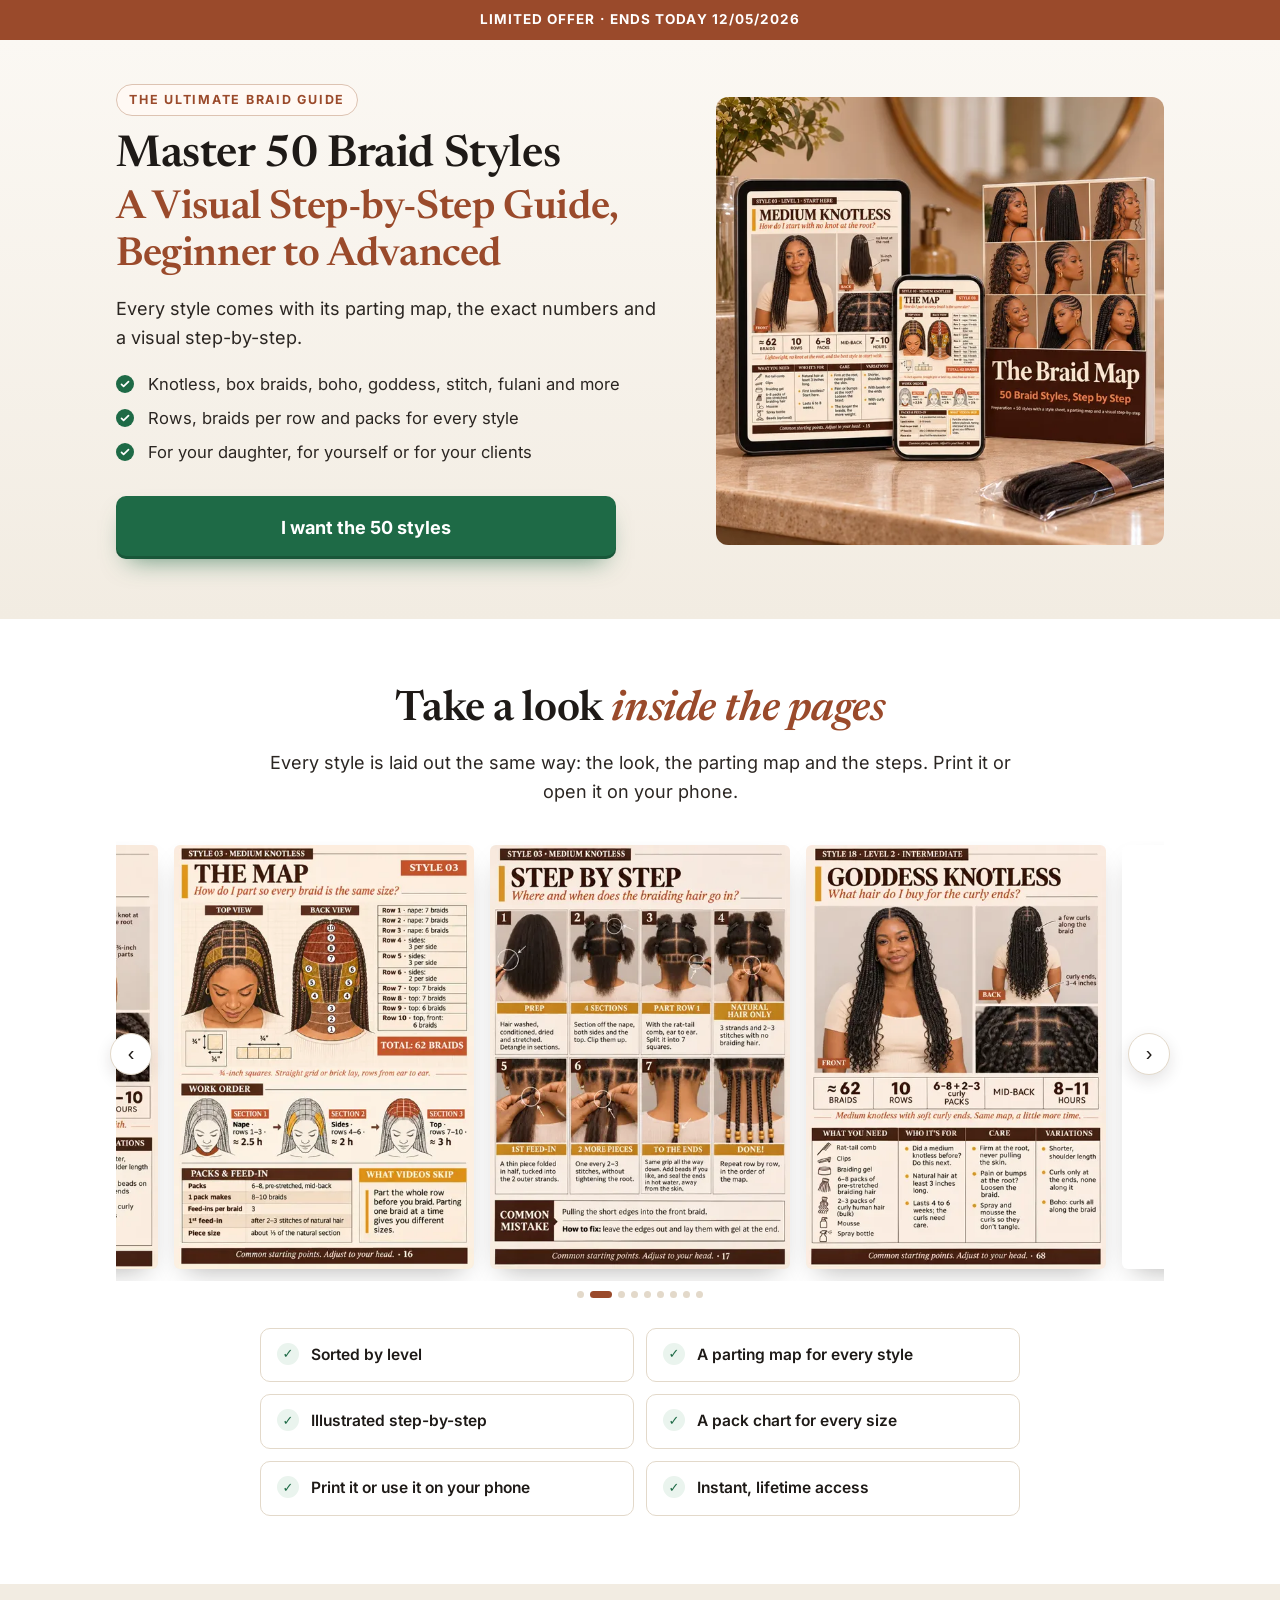
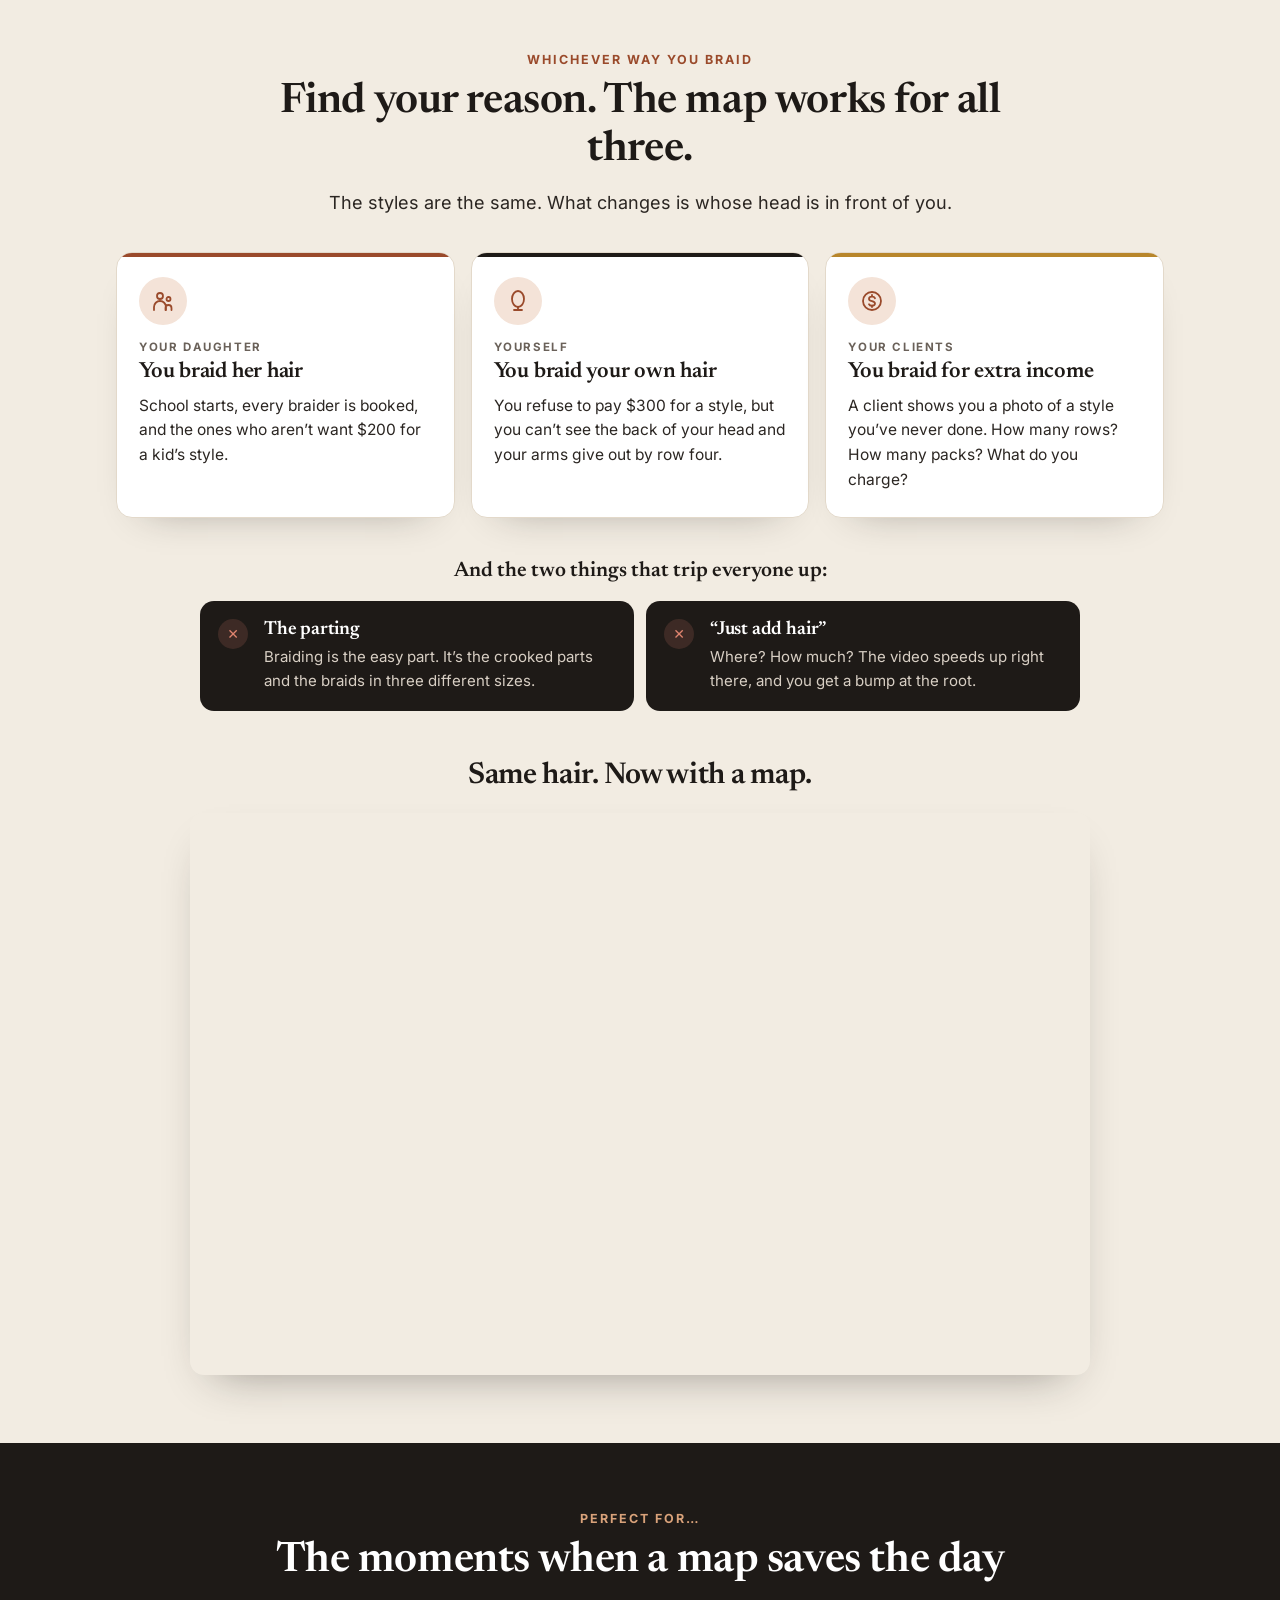
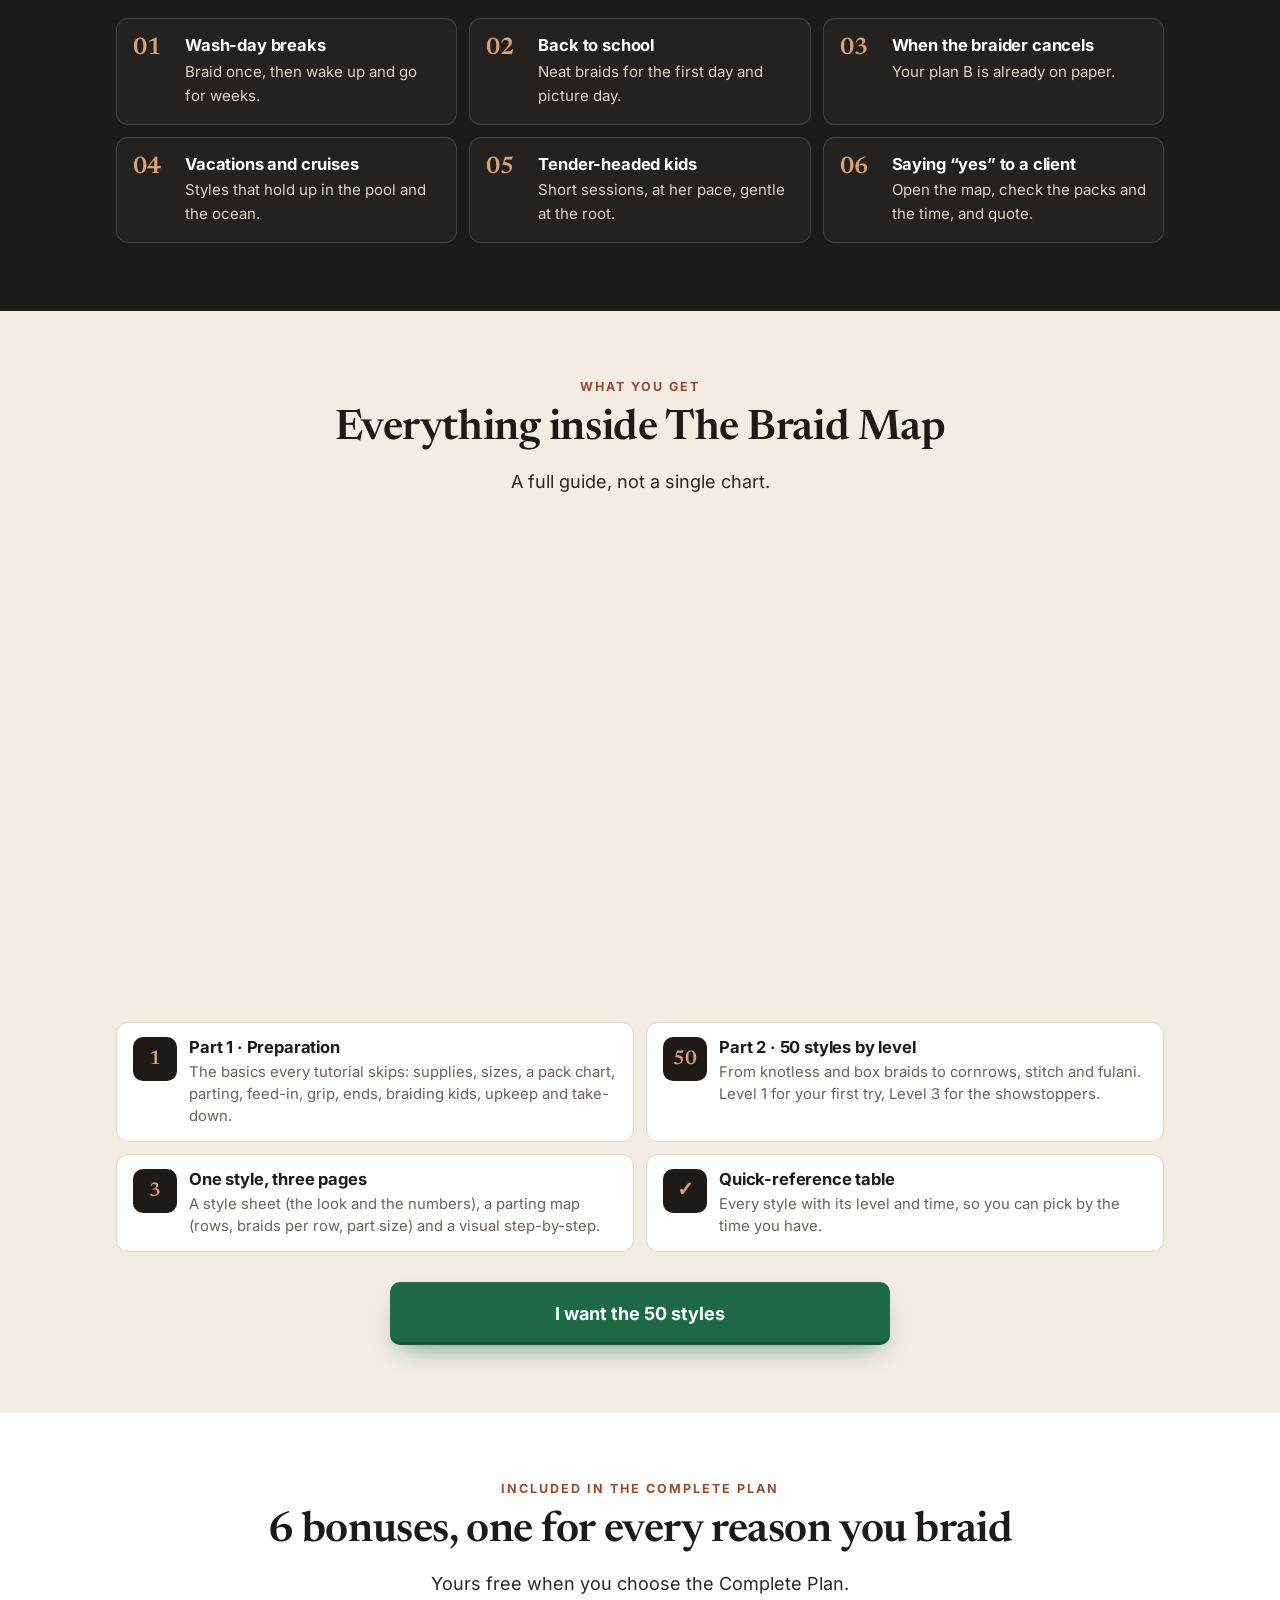
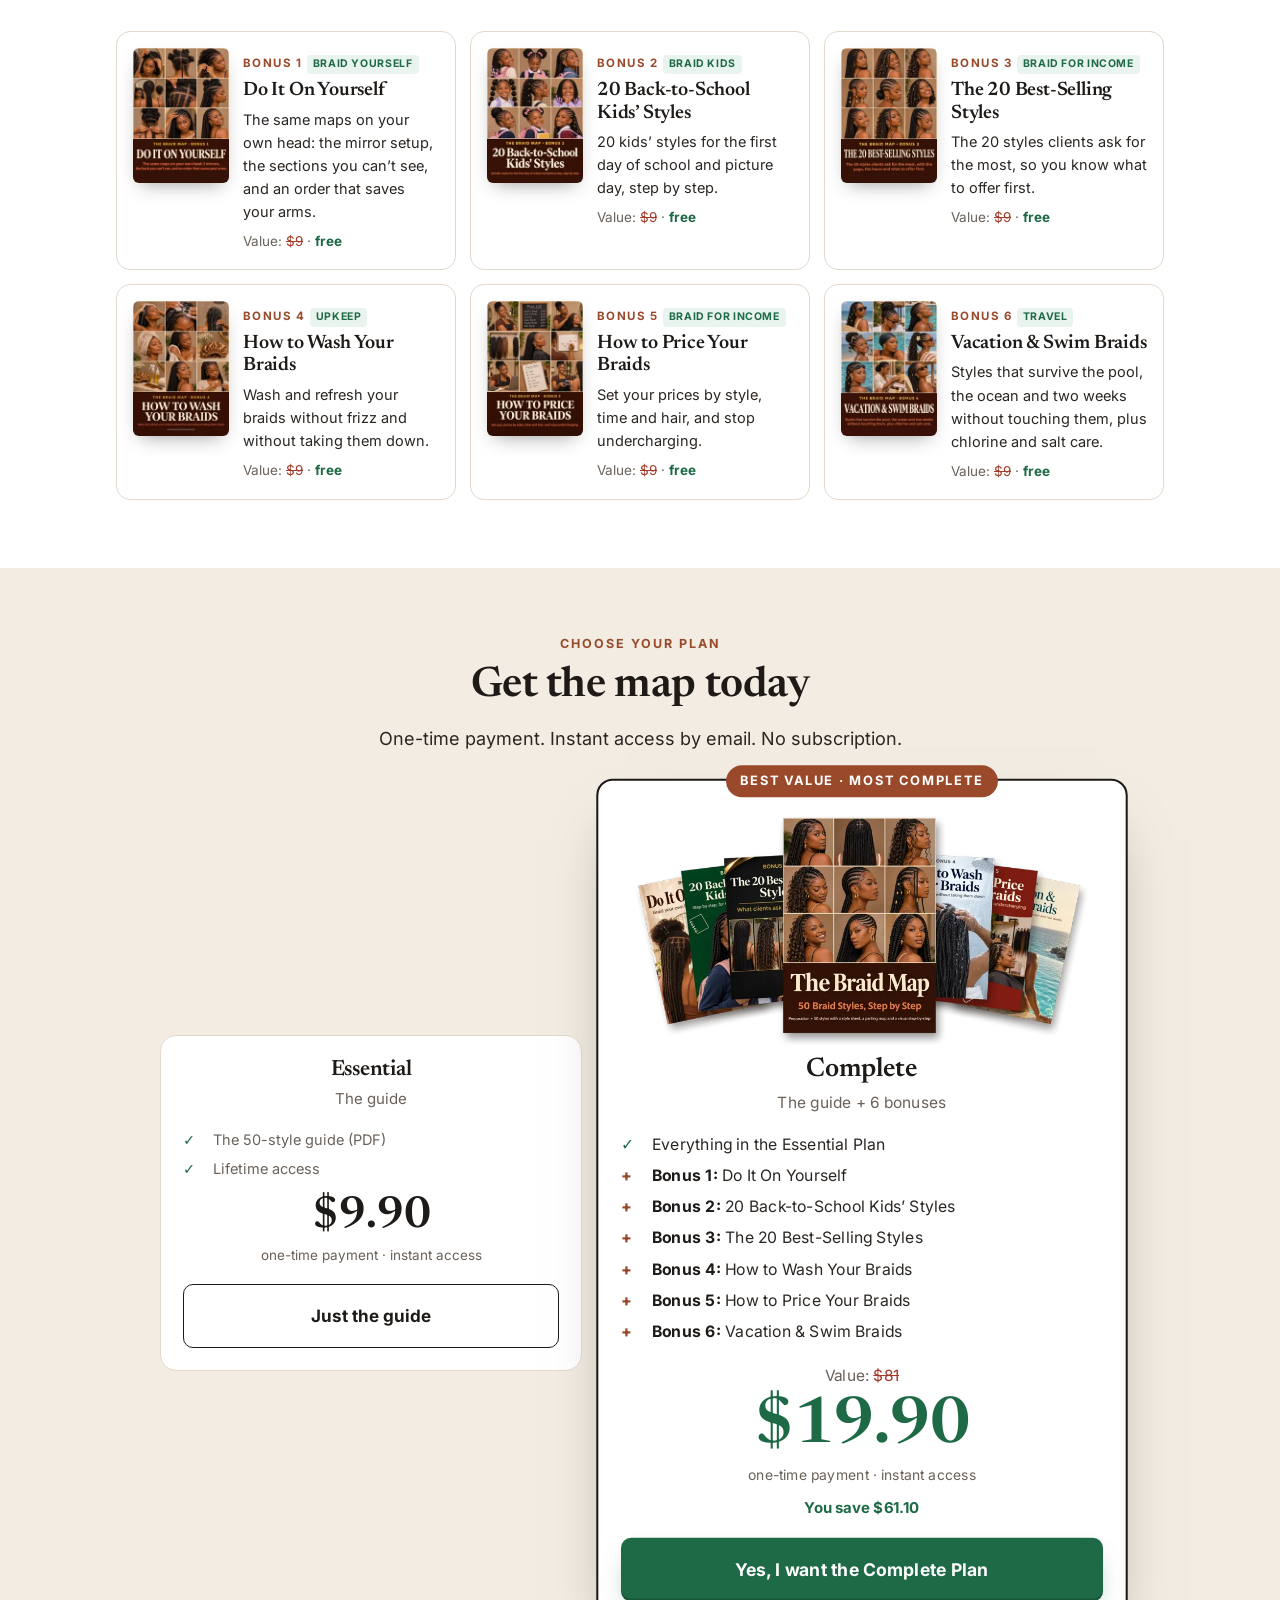
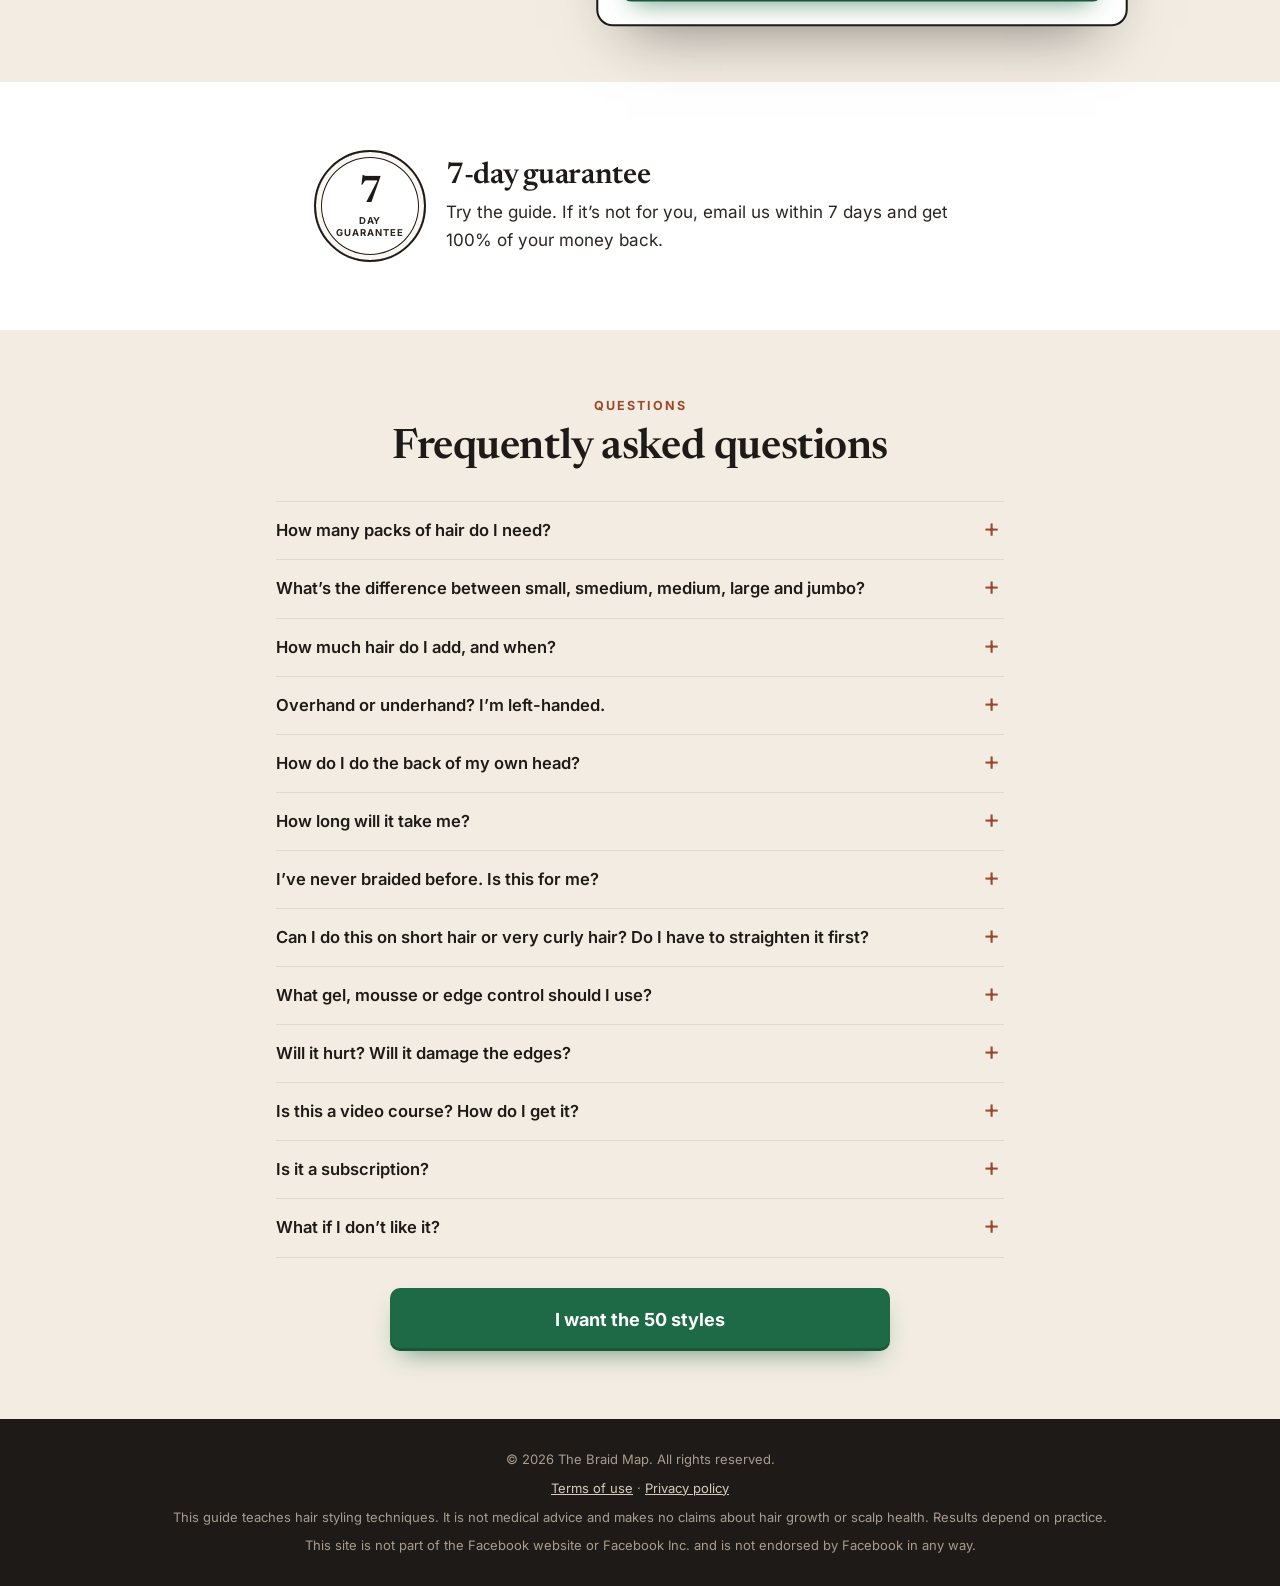
<file: index.html>
<!doctype html>
<html lang="en">
<head>
<meta charset="utf-8">
<meta name="viewport" content="width=device-width, initial-scale=1">
<title>The Braid Map: 50 Braid Styles, Step by Step</title>
<meta name="description" content="A printable guide with 50 braid styles, step by step: the basics first, then a style sheet, a parting map and a visual step-by-step for every style.">
<meta name="robots" content="noindex, nofollow">
<meta name="theme-color" content="#1E1A17">
<link rel="icon" href="data:image/svg+xml,<svg xmlns=%22http://www.w3.org/2000/svg%22 viewBox=%220 0 100 100%22><rect width=%22100%22 height=%22100%22 rx=%2220%22 fill=%22%231E1A17%22/><path d=%22M30 20v60M50 20v60M70 20v60M20 40h60M20 60h60%22 stroke=%22%23D9A27A%22 stroke-width=%225%22/></svg>">
<script>if(window.PIXEL_META_ID="TROCAR-PIXEL-META",window.UTMIFY_ID="TROCAR-UTMIFY-ID",window.PIXEL_META_ID.indexOf("TROCAR")===-1&&(function(t,d,o,c,e,i,n){t.fbq||(e=t.fbq=function(){e.callMethod?e.callMethod.apply(e,arguments):e.queue.push(arguments)},t._fbq||(t._fbq=e),e.push=e,e.loaded=!0,e.version="2.0",e.queue=[],i=d.createElement(o),i.async=!0,i.src=c,n=d.getElementsByTagName(o)[0],n.parentNode.insertBefore(i,n))}(window,document,"script","https://connect.facebook.net/en_US/fbevents.js"),fbq("init",window.PIXEL_META_ID),fbq("track","PageView")),window.UTMIFY_ID.indexOf("TROCAR")===-1){window.pixelId=window.UTMIFY_ID;var a=document.createElement("script");a.async=!0,a.defer=!0,a.src="https://cdn.utmify.com.br/scripts/pixel/pixel.js",document.head.appendChild(a)}</script>
<script src="https://cdn.utmify.com.br/scripts/utms/latest.js" data-utmify-prevent-xcod-sck data-utmify-prevent-subids async defer></script>
<link rel="preload" href="/assets/fonts/Newsreader-normal-2.woff2" as="font" type="font/woff2" crossorigin>
<link rel="preload" href="/assets/fonts/Inter-normal-0.woff2" as="font" type="font/woff2" crossorigin>
<style>@font-face{font-family:Inter;font-style:normal;font-weight:400;font-display:swap;src:url(/assets/fonts/Inter-normal-0.woff2) format("woff2");unicode-range:U+0000-00FF,U+0131,U+0152-0153,U+02BB-02BC,U+02C6,U+02DA,U+02DC,U+0304,U+0308,U+0329,U+2000-206F,U+20AC,U+2122,U+2191,U+2193,U+2212,U+2215,U+FEFF,U+FFFD}@font-face{font-family:Inter;font-style:normal;font-weight:500;font-display:swap;src:url(/assets/fonts/Inter-normal-0.woff2) format("woff2");unicode-range:U+0000-00FF,U+0131,U+0152-0153,U+02BB-02BC,U+02C6,U+02DA,U+02DC,U+0304,U+0308,U+0329,U+2000-206F,U+20AC,U+2122,U+2191,U+2193,U+2212,U+2215,U+FEFF,U+FFFD}@font-face{font-family:Inter;font-style:normal;font-weight:600;font-display:swap;src:url(/assets/fonts/Inter-normal-0.woff2) format("woff2");unicode-range:U+0000-00FF,U+0131,U+0152-0153,U+02BB-02BC,U+02C6,U+02DA,U+02DC,U+0304,U+0308,U+0329,U+2000-206F,U+20AC,U+2122,U+2191,U+2193,U+2212,U+2215,U+FEFF,U+FFFD}@font-face{font-family:Inter;font-style:normal;font-weight:700;font-display:swap;src:url(/assets/fonts/Inter-normal-0.woff2) format("woff2");unicode-range:U+0000-00FF,U+0131,U+0152-0153,U+02BB-02BC,U+02C6,U+02DA,U+02DC,U+0304,U+0308,U+0329,U+2000-206F,U+20AC,U+2122,U+2191,U+2193,U+2212,U+2215,U+FEFF,U+FFFD}@font-face{font-family:Inter;font-style:normal;font-weight:800;font-display:swap;src:url(/assets/fonts/Inter-normal-0.woff2) format("woff2");unicode-range:U+0000-00FF,U+0131,U+0152-0153,U+02BB-02BC,U+02C6,U+02DA,U+02DC,U+0304,U+0308,U+0329,U+2000-206F,U+20AC,U+2122,U+2191,U+2193,U+2212,U+2215,U+FEFF,U+FFFD}@font-face{font-family:Newsreader;font-style:italic;font-weight:500;font-display:swap;src:url(/assets/fonts/Newsreader-italic-1.woff2) format("woff2");unicode-range:U+0000-00FF,U+0131,U+0152-0153,U+02BB-02BC,U+02C6,U+02DA,U+02DC,U+0304,U+0308,U+0329,U+2000-206F,U+20AC,U+2122,U+2191,U+2193,U+2212,U+2215,U+FEFF,U+FFFD}@font-face{font-family:Newsreader;font-style:italic;font-weight:600;font-display:swap;src:url(/assets/fonts/Newsreader-italic-1.woff2) format("woff2");unicode-range:U+0000-00FF,U+0131,U+0152-0153,U+02BB-02BC,U+02C6,U+02DA,U+02DC,U+0304,U+0308,U+0329,U+2000-206F,U+20AC,U+2122,U+2191,U+2193,U+2212,U+2215,U+FEFF,U+FFFD}@font-face{font-family:Newsreader;font-style:normal;font-weight:500;font-display:swap;src:url(/assets/fonts/Newsreader-normal-2.woff2) format("woff2");unicode-range:U+0000-00FF,U+0131,U+0152-0153,U+02BB-02BC,U+02C6,U+02DA,U+02DC,U+0304,U+0308,U+0329,U+2000-206F,U+20AC,U+2122,U+2191,U+2193,U+2212,U+2215,U+FEFF,U+FFFD}@font-face{font-family:Newsreader;font-style:normal;font-weight:600;font-display:swap;src:url(/assets/fonts/Newsreader-normal-2.woff2) format("woff2");unicode-range:U+0000-00FF,U+0131,U+0152-0153,U+02BB-02BC,U+02C6,U+02DA,U+02DC,U+0304,U+0308,U+0329,U+2000-206F,U+20AC,U+2122,U+2191,U+2193,U+2212,U+2215,U+FEFF,U+FFFD}@font-face{font-family:Newsreader;font-style:normal;font-weight:700;font-display:swap;src:url(/assets/fonts/Newsreader-normal-2.woff2) format("woff2");unicode-range:U+0000-00FF,U+0131,U+0152-0153,U+02BB-02BC,U+02C6,U+02DA,U+02DC,U+0304,U+0308,U+0329,U+2000-206F,U+20AC,U+2122,U+2191,U+2193,U+2212,U+2215,U+FEFF,U+FFFD}</style>
<style>:root{--tinta:#1E1A17;--tinta2:#2A2521;--texto:#2B2622;--mudo:#6A6159;--papel:#FBF8F3;--areia:#F2ECE2;--linha:#E3D9CA;--branco:#fff;--argila:#9A4A2B;--argila-clara:#F4E3D8;--pele:#D9A27A;--ouro:#B8862B;--cta:#1E6A46;--cta-esc:#165237;--verde-claro:#EAF4EE;--vermelho:#A23B2A;--serif:"Newsreader",Georgia,"Times New Roman",serif;--sans:"Inter",system-ui,-apple-system,"Segoe UI",sans-serif}*{box-sizing:border-box;margin:0;padding:0}html{-webkit-text-size-adjust:100%;scroll-behavior:smooth}body{font-family:var(--sans);color:var(--texto);background:var(--papel);font-size:17px;line-height:1.6;-webkit-font-smoothing:antialiased;overflow-x:hidden}img{max-width:100%;height:auto;display:block}b,strong{font-weight:700;color:var(--tinta)}.wrap{max-width:1080px;margin:0 auto;padding:0 16px}.col{max-width:760px;margin:0 auto}section{padding:68px 0}@media (max-width:640px){section{padding:52px 0}}h1,h2,h3{font-family:var(--serif);color:var(--tinta);font-weight:600;letter-spacing:-.01em;line-height:1.14}h2{font-size:clamp(29px,5.2vw,42px)}h2 em{font-style:italic;color:var(--argila)}h3{font-size:clamp(20px,2.6vw,23px)}.kicker{display:block;font:700 12.5px/1.2 var(--sans);letter-spacing:.16em;text-transform:uppercase;color:var(--argila);margin-bottom:12px}.centro{text-align:center}.lead{font-size:18px;margin-top:14px;color:var(--texto)}.escuro{background:var(--tinta);color:#ddd3c7}.escuro h2,.escuro h3,.escuro b{color:#fff}.escuro .kicker{color:var(--pele)}.escuro .lead,.escuro p{color:#ddd3c7}.areia{background:var(--areia)}.branco{background:var(--branco)}.btn{display:block;width:100%;max-width:500px;margin:30px auto 0;background:var(--cta);color:#fff;text-decoration:none;text-align:center;font:700 18px/1.3 var(--sans);padding:20px 24px;border-radius:10px;box-shadow:0 12px 26px -12px #1e6a46b3,inset 0 -3px #0000002e;transition:background .2s,transform .2s}.btn:hover{background:var(--cta-esc);transform:translateY(-1px)}.ph{display:flex;align-items:center;justify-content:center;text-align:center;padding:16px;border:1.5px dashed #BFB09C;border-radius:12px;background:repeating-linear-gradient(135deg,#f5efe6 0 12px,#f1eadf 12px 24px);color:#8a7b69;font:600 13px/1.4 var(--sans)}.escuro .ph{background:#ffffff0a;border-color:#d9a27a73;color:#c9b7a5}.hero{padding:44px 0 60px;background:linear-gradient(180deg,var(--papel) 0%,var(--areia) 100%)}.hero-grade{display:grid;gap:34px;align-items:center}@media (min-width:900px){.hero-grade{grid-template-columns:1.1fr .9fr;gap:52px}}.selo-topo{display:inline-block;font:700 12.5px/1.3 var(--sans);letter-spacing:.14em;text-transform:uppercase;color:var(--argila);border:1px solid #DDC3B2;background:#fff9f4;padding:7px 12px;border-radius:999px}.hero h1{font-size:clamp(28px,3.6vw,40px);line-height:1.16;margin-top:16px}.hero h1 .nome{display:block;font-size:.6em;font-weight:700;color:var(--argila);margin-bottom:10px}.hero h1{color:var(--argila)}.hero h1 .forte{display:block;color:var(--tinta);font-size:1.1em;white-space:nowrap;line-height:1.1}.hero h1 .resto{display:block;margin-top:6px;text-wrap:balance}.hero h1 .forte .cor{color:var(--argila)}.hero h1 em{color:var(--argila);white-space:nowrap}.hero .sub{margin-top:16px;font-size:18px}.hero .lista{list-style:none;margin-top:18px;display:grid;gap:8px}.hero .lista li{display:grid;grid-template-columns:22px 1fr;gap:10px;font-size:16.5px}.ok:before,.hero .lista li:before{content:"";width:18px;height:18px;margin-top:4px;border-radius:50%;background:var(--cta) url("data:image/svg+xml,%3Csvg xmlns='http://www.w3.org/2000/svg' viewBox='0 0 20 20'%3E%3Cpath d='M5 10.5l3 3 7-7' fill='none' stroke='%23fff' stroke-width='2.4' stroke-linecap='round' stroke-linejoin='round'/%3E%3C/svg%3E") center/14px no-repeat}.hero .btn{margin-left:0}@media (max-width:899px){.hero .btn{margin-left:auto}}.numeros{display:grid;grid-template-columns:repeat(4,1fr);gap:8px;margin-top:14px;max-width:500px}@media (max-width:899px){.numeros{margin-left:auto;margin-right:auto}}.numeros div{background:var(--branco);border:1px solid var(--linha);border-radius:10px;padding:10px 4px;text-align:center}.numeros b{display:block;font:600 25px/1 var(--serif);color:var(--argila)}.numeros span{display:block;font-size:11.5px;color:var(--mudo);margin-top:4px;line-height:1.25}.hero .ph-d{aspect-ratio:4/5}.hero .ph-m{display:none;aspect-ratio:4/3;margin-top:20px}@media (max-width:899px){.hero .ph-m{display:flex}.hero .ph-d{display:none}}.carrossel{position:relative;margin-top:34px}.trilho{display:flex;gap:16px;overflow-x:auto;scroll-snap-type:x mandatory;scroll-behavior:smooth;padding:4px 2px 12px;scrollbar-width:none}.trilho::-webkit-scrollbar{display:none}.slide{flex:0 0 clamp(220px,30%,300px);scroll-snap-align:center;margin:0}.slide .ph{aspect-ratio:210/297;background-color:#fff}.slide figcaption{font-size:13.5px;color:var(--mudo);text-align:center;margin-top:8px}.seta{position:absolute;top:42%;width:42px;height:42px;border-radius:50%;border:1px solid var(--linha);background:#fff;color:var(--tinta);font-size:20px;cursor:pointer;box-shadow:0 6px 16px #1e1a171f;z-index:2}.seta.ant{left:-6px}.seta.prox{right:-6px}@media (max-width:640px){.seta{display:none}}.pontos{display:flex;justify-content:center;gap:6px;margin-top:10px}.pontos i{width:7px;height:7px;border-radius:50%;background:var(--linha)}.pontos i.on{width:22px;border-radius:4px;background:var(--argila)}.checks{display:grid;gap:12px;margin-top:30px}@media (min-width:760px){.checks{grid-template-columns:1fr 1fr}}.checks li{list-style:none;display:grid;grid-template-columns:24px 1fr;gap:10px;align-items:start;background:var(--branco);border:1px solid var(--linha);border-radius:10px;padding:14px 16px;font-weight:600;font-size:15.5px;color:var(--tinta)}.checks li:before{content:"\2713";width:22px;height:22px;border-radius:50%;background:var(--verde-claro);color:var(--cta);font-size:13px;font-weight:800;display:flex;align-items:center;justify-content:center}.beneficios{display:grid;gap:12px;margin-top:32px}@media (min-width:700px){.beneficios{grid-template-columns:1fr 1fr}}@media (min-width:1000px){.beneficios{grid-template-columns:repeat(3,1fr)}}.ben{display:grid;grid-template-columns:40px 1fr;gap:12px;align-items:start;border:1px solid rgba(255,255,255,.14);border-radius:12px;padding:16px;background:#ffffff08}.ben .n{font:600 24px/1.1 var(--serif);color:var(--pele)}.ben h3{font:700 16.5px/1.3 var(--sans);color:#fff}.ben p{font-size:15px;margin-top:3px}.ad{margin:20px auto 0;max-width:900px}.ad img{width:100%;border-radius:14px;box-shadow:0 20px 44px -24px #1e1a1773}.ad figcaption{text-align:center;font-size:15px;color:var(--mudo);margin-top:10px}.recebe-grade{display:grid;gap:30px;margin-top:34px;align-items:center}@media (min-width:900px){.recebe-grade{grid-template-columns:.9fr 1.1fr}}.recebe-grade>.ph{aspect-ratio:1/1}.tres-pag{display:block;width:100%;max-width:1000px;margin:26px auto 0}.slide img{width:100%;border-radius:6px;box-shadow:0 12px 26px -12px #1e1a1759;background:#fff}.bon .capa-b{width:96px;border-radius:6px;box-shadow:0 8px 18px -8px #1e1a1773}.itens-r{list-style:none;display:grid;gap:12px;margin-top:22px}@media (min-width:860px){.itens-r{grid-template-columns:1fr 1fr}}.itens-r li{display:grid;grid-template-columns:44px 1fr;gap:12px;background:var(--branco);border:1px solid var(--linha);border-radius:12px;padding:14px 16px}.itens-r .n{width:44px;height:44px;border-radius:10px;background:var(--tinta);color:var(--pele);display:flex;align-items:center;justify-content:center;font:600 20px/1 var(--serif)}.itens-r h3{font:700 16.5px/1.3 var(--sans);color:var(--tinta)}.itens-r p{font-size:14.8px;color:var(--mudo);margin-top:2px;line-height:1.5}.bonus-grade{display:grid;gap:14px;margin-top:32px}@media (min-width:760px){.bonus-grade{grid-template-columns:1fr 1fr}}@media (min-width:1000px){.bonus-grade{grid-template-columns:repeat(3,1fr)}}.bon{background:var(--branco);border:1px solid var(--linha);border-radius:14px;padding:16px;display:grid;grid-template-columns:96px 1fr;gap:14px;align-items:start}.bon .ph{aspect-ratio:3/4;font-size:11.5px;padding:6px}.bon .rot{font:700 11.5px/1.2 var(--sans);letter-spacing:.12em;text-transform:uppercase;color:var(--argila)}.bon .para{display:inline-block;font:700 10.5px/1.2 var(--sans);letter-spacing:.06em;text-transform:uppercase;color:var(--cta);background:var(--verde-claro);padding:3px 6px;border-radius:4px;margin-left:4px}.bon h3{font-size:19.5px;margin-top:5px}.bon p{font-size:14.5px;margin-top:5px}.bon .val{margin-top:8px;font-size:13.5px;color:var(--mudo)}.bon .val s{color:var(--vermelho)}.bon .val b{color:var(--cta)}.planos-grade{display:grid;gap:22px;margin-top:38px;align-items:center}@media (min-width:860px){.planos-grade{grid-template-columns:.9fr 1.1fr;max-width:960px;margin-left:auto;margin-right:auto}}.plano{position:relative;background:var(--branco);border:1px solid var(--linha);border-radius:16px;padding:26px 22px 22px}.plano h3{text-align:center;font-size:26px}.plano .p-desc{text-align:center;color:var(--mudo);font-size:15px;margin-top:4px}.plano ul{list-style:none;margin-top:18px;display:grid;gap:8px}.plano li{display:grid;grid-template-columns:22px 1fr;gap:8px;font-size:15.3px;line-height:1.45}.plano li:before{content:"\2713";color:var(--cta);font-weight:800}.plano li.b:before{content:"+";color:var(--argila);font-weight:800}.plano .de{text-align:center;margin-top:20px;color:var(--mudo);font-size:15px}.plano .de s{color:var(--vermelho)}.plano .preco{text-align:center;font:600 52px/1 var(--serif);color:var(--tinta);margin-top:6px}.plano .preco-nota{text-align:center;font-size:13.5px;color:var(--mudo);margin-top:6px}.plano .btn{margin-top:18px;font-size:17px}.plano.essencial .btn{background:#fff;color:var(--tinta);border:1.5px solid var(--tinta);box-shadow:none}.plano.essencial .btn:hover{background:var(--areia)}.plano.completo{border:2px solid var(--tinta);box-shadow:0 30px 60px -30px #1e1a178c;padding-top:34px}@media (min-width:860px){.plano.completo{transform:scale(1.03)}}.plano.completo .selo{position:absolute;top:-15px;left:50%;transform:translate(-50%);background:var(--argila);color:#fff;font:700 12.5px/1 var(--sans);letter-spacing:.12em;text-transform:uppercase;padding:9px 14px;border-radius:999px;white-space:nowrap}.plano.completo .preco{font-size:62px;color:var(--cta)}.plano.completo .eco{display:block;text-align:center;margin-top:8px;color:var(--cta);font-weight:700;font-size:14.5px}.plano-img{display:block;width:100%;max-width:440px;margin:0 auto 10px}.plano-img.pequena{max-width:110px;margin-bottom:12px}.plano.essencial{padding-top:22px}.plano.essencial h3{font-size:22px}.plano.essencial .preco{font-size:44px;margin-top:16px}.plano.essencial li{font-size:14.5px;color:var(--mudo)}.garantia{display:flex;gap:20px;align-items:center;justify-content:center;flex-wrap:wrap;text-align:left}.selo-g{flex:none;width:112px;height:112px;border-radius:50%;border:2px solid var(--tinta);display:flex;flex-direction:column;align-items:center;justify-content:center;text-align:center;box-shadow:inset 0 0 0 5px var(--papel),inset 0 0 0 6px var(--tinta)}.selo-g b{font:600 38px/1 var(--serif)}.selo-g span{font:700 9.5px/1.3 var(--sans);letter-spacing:.1em;text-transform:uppercase;margin-top:3px}.garantia div:last-child{max-width:520px}.garantia h2{font-size:clamp(24px,3.6vw,30px)}.garantia p{margin-top:6px}.topo{background:var(--argila);color:#fff;text-align:center;font:700 13.5px/1.3 var(--sans);letter-spacing:.08em;text-transform:uppercase;padding:11px 16px}.mock-d{width:100%;border-radius:12px}.mock-m{display:none;width:100%;margin-top:18px;border-radius:12px}@media (max-width:899px){.mock-m{display:block}.mock-d{display:none}}.perfis{display:grid;gap:16px;margin-top:34px}@media (min-width:860px){.perfis{grid-template-columns:repeat(3,1fr)}}.perfil{background:var(--branco);border:1px solid var(--linha);border-radius:16px;padding:24px 22px;box-shadow:0 18px 40px -30px #1e1a1773;position:relative;overflow:hidden}.perfil:after{content:"";position:absolute;left:0;right:0;top:0;height:4px;background:var(--argila)}.perfil:nth-child(2):after{background:var(--tinta)}.perfil:nth-child(3):after{background:var(--ouro)}.perfil .ico{width:48px;height:48px;border-radius:50%;background:var(--argila-clara);display:flex;align-items:center;justify-content:center}.perfil .ico svg{width:24px;height:24px;stroke:var(--argila);fill:none;stroke-width:1.8;stroke-linecap:round;stroke-linejoin:round}.perfil .tag-p{display:block;font:700 11.5px/1.2 var(--sans);letter-spacing:.14em;text-transform:uppercase;color:var(--mudo);margin-top:16px}.perfil h3{font-size:22px;margin-top:6px}.perfil p{font-size:15.5px;margin-top:8px}.comuns-tit{text-align:center;font:600 21px/1.3 var(--serif);color:var(--tinta);margin-top:40px}.comuns{display:grid;gap:12px;margin-top:16px;max-width:880px;margin-left:auto;margin-right:auto}@media (min-width:760px){.comuns{grid-template-columns:1fr 1fr}}.comum{display:grid;grid-template-columns:34px 1fr;gap:12px;align-items:start;background:var(--tinta);border-radius:14px;padding:18px}.comum .x{width:30px;height:30px;border-radius:50%;background:#e0846f29;color:#e0846f;display:flex;align-items:center;justify-content:center;font-weight:800;font-size:14px}.comum h3{font-size:19px;color:#fff}.comum p{font-size:15px;color:#d8cfc4;margin-top:4px}.ad-tit{text-align:center;font-size:clamp(23px,3.4vw,30px);margin-top:48px}.faq{margin-top:28px;border-top:1px solid var(--linha)}.faq details{border-bottom:1px solid var(--linha)}.faq summary{cursor:pointer;list-style:none;padding:17px 34px 17px 0;position:relative;font:600 16.5px/1.4 var(--sans);color:var(--tinta)}.faq summary::-webkit-details-marker{display:none}.faq summary:after{content:"+";position:absolute;right:4px;top:13px;font:400 26px/1 var(--sans);color:var(--argila)}.faq details[open] summary:after{content:"\2013"}.faq .resp{padding:0 0 17px;font-size:15.8px}.rodape{background:var(--tinta);color:#a99c8e;font-size:13px;text-align:center;padding:30px 16px}.rodape a{color:#d8cbbb}.rodape p+p{margin-top:8px}.modal[hidden]{display:none}.modal{position:fixed;inset:0;z-index:99;display:flex;align-items:center;justify-content:center;padding:16px}.modal-fundo{position:absolute;inset:0;background:#1e1a17b8}.modal-caixa{position:relative;background:var(--papel);border-radius:16px;padding:30px 22px 22px;width:100%;max-width:460px;text-align:center;max-height:92vh;overflow-y:auto;box-shadow:0 30px 70px #0006}.modal-x{position:absolute;top:8px;right:10px;background:none;border:none;font-size:28px;line-height:1;color:var(--mudo);cursor:pointer;padding:6px}.modal-caixa h3{font-size:clamp(23px,4vw,28px);margin-top:4px}.modal-sub{font-size:15.5px;margin-top:10px}.modal-preco{border:1.5px dashed #9FCDB2;background:var(--verde-claro);border-radius:12px;padding:16px;margin:18px 0}.modal-preco s{color:var(--mudo)}.modal-valor{font:600 46px/1 var(--serif);color:var(--cta);margin:4px 0 6px}.modal-preco span{display:block;font-size:13.5px;color:var(--cta);font-weight:700}.modal-caixa .btn{margin-top:0;max-width:none}.modal-nao{display:block;width:100%;margin-top:10px;background:none;border:1px solid var(--linha);border-radius:10px;padding:13px;font:600 14px/1.3 var(--sans);color:var(--mudo);cursor:pointer}</style>
<script src="https://cashflow.mentoriaprocesso.com/t/p.js?w=8bf6383c-9940-4837-a9d9-6e3cc6dcce06&o=822d33e6-98b2-48f3-9d75-3642755b37ea" data-offer="822d33e6-98b2-48f3-9d75-3642755b37ea" data-nowprocket data-no-minify="1" data-no-optimize="1" data-cfasync="false" async></script>
</head>
<body>
<div class="topo">Limited offer · Ends today <span class="js-data"></span></div>
<header class="hero">
<div class="wrap hero-grade">
<div>
<span class="selo-topo">The ultimate braid guide</span>
<h1><span class="forte">Master 50 Braid Styles</span> <span class="resto">A Visual <span style="white-space:nowrap">Step-by-Step</span> Guide, Beginner to Advanced</span></h1>
<img class="mock-m" src="assets/hero-06.webp" srcset="assets/hero-06-640.webp 640w, assets/hero-06-800.webp 800w, assets/hero-06.webp 1100w" sizes="(max-width: 899px) calc(100vw - 32px), 1px" width="1100" height="1100" alt="The Braid Map: the book, the style sheet on a tablet and the parting map on a phone" fetchpriority="high">
<p class="sub">Every style comes with its parting map, the exact numbers and a visual step-by-step.</p>
<ul class="lista"><li><span>Knotless, box braids, boho, goddess, stitch, fulani and more</span></li><li><span>Rows, braids per row and packs for every style</span></li><li><span>For your daughter, for yourself or for your clients</span></li></ul>
<a class="btn" href="#oferta">I want the 50 styles</a>
</div>
<img class="mock-d" src="assets/hero-06.webp" srcset="assets/hero-06-640.webp 640w, assets/hero-06-800.webp 800w, assets/hero-06.webp 1100w" sizes="(min-width: 900px) 460px, 1px" width="1100" height="1100" alt="The Braid Map: the book, the style sheet on a tablet and the parting map on a phone" fetchpriority="high">
</div>
</header>
<section class="branco">
<div class="wrap">
<div class="col centro">
<h2>Take a look <em>inside the pages</em></h2>
<p class="lead">Every style is laid out the same way: the look, the parting map and the steps. Print it or open it on your phone.</p>
</div>
<div class="carrossel" data-auto="3800">
<button class="seta ant" type="button" aria-label="‹">‹</button>
<div class="trilho"><figure class="slide"><img src="assets/en-p1.webp" srcset="assets/en-p1-440.webp 440w, assets/en-p1.webp 620w" sizes="(max-width: 899px) 220px, 300px" width="620" height="876" alt="Style 03, Medium Knotless: style sheet" decoding="async"></figure><figure class="slide"><img src="assets/en-p2.webp" srcset="assets/en-p2-440.webp 440w, assets/en-p2.webp 620w" sizes="(max-width: 899px) 220px, 300px" width="620" height="876" alt="Style 03, Medium Knotless: parting map" decoding="async"></figure><figure class="slide"><img src="assets/en-p3.webp" srcset="assets/en-p3-440.webp 440w, assets/en-p3.webp 620w" sizes="(max-width: 899px) 220px, 300px" width="620" height="876" alt="Style 03, Medium Knotless: step-by-step" decoding="async"></figure><figure class="slide"><img src="assets/en-m18-p1.webp" srcset="assets/en-m18-p1-440.webp 440w, assets/en-m18-p1.webp 620w" sizes="(max-width: 899px) 220px, 300px" width="620" height="876" alt="Style 18, Goddess Knotless: style sheet" decoding="async"></figure><figure class="slide"><img src="assets/en-m18-p2.webp" srcset="assets/en-m18-p2-440.webp 440w, assets/en-m18-p2.webp 620w" sizes="(max-width: 899px) 220px, 300px" width="620" height="876" alt="Style 18, Goddess Knotless: parting map" decoding="async"></figure><figure class="slide"><img src="assets/en-m18-p3.webp" srcset="assets/en-m18-p3-440.webp 440w, assets/en-m18-p3.webp 620w" sizes="(max-width: 899px) 220px, 300px" width="620" height="876" alt="Style 18, Goddess Knotless: step-by-step" decoding="async"></figure><figure class="slide"><img src="assets/en-m34-p1.webp" srcset="assets/en-m34-p1-440.webp 440w, assets/en-m34-p1.webp 620w" sizes="(max-width: 899px) 220px, 300px" width="620" height="876" alt="Style 34, Straight-Back Stitch Braids: style sheet" decoding="async"></figure><figure class="slide"><img src="assets/en-m34-p2.webp" srcset="assets/en-m34-p2-440.webp 440w, assets/en-m34-p2.webp 620w" sizes="(max-width: 899px) 220px, 300px" width="620" height="876" alt="Style 34, Straight-Back Stitch Braids: parting map" decoding="async"></figure><figure class="slide"><img src="assets/en-m34-p3.webp" srcset="assets/en-m34-p3-440.webp 440w, assets/en-m34-p3.webp 620w" sizes="(max-width: 899px) 220px, 300px" width="620" height="876" alt="Style 34, Straight-Back Stitch Braids: step-by-step" decoding="async"></figure></div>
<button class="seta prox" type="button" aria-label="›">›</button>
<div class="pontos"></div>
</div>
<ul class="checks col"><li><span>Sorted by level</span></li><li><span>A parting map for every style</span></li><li><span>Illustrated step-by-step</span></li><li><span>A pack chart for every size</span></li><li><span>Print it or use it on your phone</span></li><li><span>Instant, lifetime access</span></li></ul>
</div>
</section>
<section class="areia">
<div class="wrap">
<div class="col centro">
<span class="kicker">Whichever way you braid</span>
<h2>Find your reason. The map works for all three.</h2>
<p class="lead">The styles are the same. What changes is whose head is in front of you.</p>
</div>
<div class="perfis"><div class="perfil"><span class="ico"><svg viewBox="0 0 24 24"><circle cx="9" cy="7" r="3"/><circle cx="17.5" cy="10" r="2"/><path d="M3 21v-3a6 6 0 0 1 12 0v3M14.5 21v-2a3 3 0 0 1 6 0v2"/></svg></span><span class="tag-p">Your daughter</span><h3>You braid her hair</h3><p>School starts, every braider is booked, and the ones who aren’t want $200 for a kid’s style.</p></div><div class="perfil"><span class="ico"><svg viewBox="0 0 24 24"><ellipse cx="12" cy="10" rx="6" ry="8"/><path d="M12 18v3M8 21h8"/></svg></span><span class="tag-p">Yourself</span><h3>You braid your own hair</h3><p>You refuse to pay $300 for a style, but you can’t see the back of your head and your arms give out by row four.</p></div><div class="perfil"><span class="ico"><svg viewBox="0 0 24 24"><circle cx="12" cy="12" r="9"/><path d="M15 9.2a3 3 0 0 0-3-1.5c-1.7 0-3 .9-3 2.2 0 3 6 1.6 6 4.6 0 1.3-1.3 2.2-3 2.2a3 3 0 0 1-3-1.5M12 6v1.6M12 16.4V18"/></svg></span><span class="tag-p">Your clients</span><h3>You braid for extra income</h3><p>A client shows you a photo of a style you’ve never done. How many rows? How many packs? What do you charge?</p></div></div>
<p class="comuns-tit">And the two things that trip everyone up:</p>
<div class="comuns"><div class="comum"><span class="x">✕</span><div><h3>The parting</h3><p>Braiding is the easy part. It’s the crooked parts and the braids in three different sizes.</p></div></div><div class="comum"><span class="x">✕</span><div><h3>“Just add hair”</h3><p>Where? How much? The video speeds up right there, and you get a bump at the root.</p></div></div></div>
<h3 class="ad-tit">Same hair. Now with a map.</h3>
<figure class="ad"><img loading="lazy" src="assets/antes-depois-en.webp" srcset="assets/antes-depois-en-800.webp 800w, assets/antes-depois-en.webp 1600w" sizes="(max-width: 899px) calc(100vw - 32px), 900px" width="1600" height="1000" alt="The same woman seen from above and behind: messy unbraided hair before, neat knotless braids after" decoding="async"></figure>
</div>
</section>
<section class="escuro">
<div class="wrap">
<div class="col centro">
<span class="kicker">Perfect for…</span>
<h2>The moments when a map saves the day</h2>
</div>
<div class="beneficios"><div class="ben"><span class="n">01</span><div><h3>Wash-day breaks</h3><p>Braid once, then wake up and go for weeks.</p></div></div><div class="ben"><span class="n">02</span><div><h3>Back to school</h3><p>Neat braids for the first day and picture day.</p></div></div><div class="ben"><span class="n">03</span><div><h3>When the braider cancels</h3><p>Your plan B is already on paper.</p></div></div><div class="ben"><span class="n">04</span><div><h3>Vacations and cruises</h3><p>Styles that hold up in the pool and the ocean.</p></div></div><div class="ben"><span class="n">05</span><div><h3>Tender-headed kids</h3><p>Short sessions, at her pace, gentle at the root.</p></div></div><div class="ben"><span class="n">06</span><div><h3>Saying “yes” to a client</h3><p>Open the map, check the packs and the time, and quote.</p></div></div></div>
</div>
</section>
<section class="areia">
<div class="wrap">
<div class="col centro">
<span class="kicker">What you get</span>
<h2>Everything inside The Braid Map</h2>
<p class="lead">A full guide, not a single chart.</p>
</div>
<img loading="lazy" class="tres-pag" src="assets/en-tres.webp" srcset="assets/en-tres-800.webp 800w, assets/en-tres.webp 1708w" sizes="(max-width: 899px) calc(100vw - 32px), 1000px" width="1708" height="815" alt="The 3 pages of one style: style sheet, parting map and step-by-step" decoding="async">
<ul class="itens-r"><li><span class="n">1</span><div><h3>Part 1 · Preparation</h3><p>The basics every tutorial skips: supplies, sizes, a pack chart, parting, feed-in, grip, ends, braiding kids, upkeep and take-down.</p></div></li><li><span class="n">50</span><div><h3>Part 2 · 50 styles by level</h3><p>From knotless and box braids to cornrows, stitch and fulani. Level 1 for your first try, Level 3 for the showstoppers.</p></div></li><li><span class="n">3</span><div><h3>One style, three pages</h3><p>A style sheet (the look and the numbers), a parting map (rows, braids per row, part size) and a visual step-by-step.</p></div></li><li><span class="n">✓</span><div><h3>Quick-reference table</h3><p>Every style with its level and time, so you can pick by the time you have.</p></div></li></ul>
<a class="btn" href="#oferta">I want the 50 styles</a>
</div>
</section>
<section class="branco">
<div class="wrap">
<div class="col centro">
<span class="kicker">Included in the Complete Plan</span>
<h2>6 bonuses, one for every reason you braid</h2>
<p class="lead">Yours free when you choose the Complete Plan.</p>
</div>
<div class="bonus-grade">
<div class="bon"><img loading="lazy" class="capa-b" src="assets/bonus-1.webp" srcset="assets/bonus-1-200.webp 200w, assets/bonus-1.webp 420w" sizes="96px" width="420" height="594" alt="Do It On Yourself" decoding="async"><div><span class="rot">Bonus 1</span><span class="para">Braid yourself</span><h3>Do It On Yourself</h3><p>The same maps on your own head: the mirror setup, the sections you can’t see, and an order that saves your arms.</p>
<p class="val">Value: <s>$9</s> · <b>free</b></p></div></div>
<div class="bon"><img loading="lazy" class="capa-b" src="assets/bonus-2.webp" srcset="assets/bonus-2-200.webp 200w, assets/bonus-2.webp 420w" sizes="96px" width="420" height="594" alt="20 Back-to-School Kids’ Styles" decoding="async"><div><span class="rot">Bonus 2</span><span class="para">Braid kids</span><h3>20 Back-to-School Kids’ Styles</h3><p>20 kids’ styles for the first day of school and picture day, step by step.</p>
<p class="val">Value: <s>$9</s> · <b>free</b></p></div></div>
<div class="bon"><img loading="lazy" class="capa-b" src="assets/bonus-3.webp" srcset="assets/bonus-3-200.webp 200w, assets/bonus-3.webp 420w" sizes="96px" width="420" height="594" alt="The 20 Best-Selling Styles" decoding="async"><div><span class="rot">Bonus 3</span><span class="para">Braid for income</span><h3>The 20 Best-Selling Styles</h3><p>The 20 styles clients ask for the most, so you know what to offer first.</p>
<p class="val">Value: <s>$9</s> · <b>free</b></p></div></div>
<div class="bon"><img loading="lazy" class="capa-b" src="assets/bonus-4.webp" srcset="assets/bonus-4-200.webp 200w, assets/bonus-4.webp 420w" sizes="96px" width="420" height="594" alt="How to Wash Your Braids" decoding="async"><div><span class="rot">Bonus 4</span><span class="para">Upkeep</span><h3>How to Wash Your Braids</h3><p>Wash and refresh your braids without frizz and without taking them down.</p>
<p class="val">Value: <s>$9</s> · <b>free</b></p></div></div>
<div class="bon"><img loading="lazy" class="capa-b" src="assets/bonus-5.webp" srcset="assets/bonus-5-200.webp 200w, assets/bonus-5.webp 420w" sizes="96px" width="420" height="594" alt="How to Price Your Braids" decoding="async"><div><span class="rot">Bonus 5</span><span class="para">Braid for income</span><h3>How to Price Your Braids</h3><p>Set your prices by style, time and hair, and stop undercharging.</p>
<p class="val">Value: <s>$9</s> · <b>free</b></p></div></div>
<div class="bon"><img loading="lazy" class="capa-b" src="assets/bonus-6.webp" srcset="assets/bonus-6-200.webp 200w, assets/bonus-6.webp 420w" sizes="96px" width="420" height="594" alt="Vacation & Swim Braids" decoding="async"><div><span class="rot">Bonus 6</span><span class="para">Travel</span><h3>Vacation & Swim Braids</h3><p>Styles that survive the pool, the ocean and two weeks without touching them, plus chlorine and salt care.</p>
<p class="val">Value: <s>$9</s> · <b>free</b></p></div></div>
</div>
</div>
</section>
<section class="areia" id="oferta">
<div class="wrap">
<div class="col centro">
<span class="kicker">Choose your plan</span>
<h2>Get the map today</h2>
<p class="lead">One-time payment. Instant access by email. No subscription.</p>
</div>
<div class="planos-grade">
<div class="plano essencial">
<h3>Essential</h3>
<p class="p-desc">The guide</p>
<ul><li><span>The 50-style guide (PDF)</span></li><li><span>Lifetime access</span></li></ul>
<div class="preco">$9.90</div>
<p class="preco-nota">one-time payment · instant access</p>
<a class="btn" id="btn-essencial" data-checkout data-valor="9.9" href="https://pay.hotmart.com/D108621033Q?off=zgkc322g&checkoutMode=10">Just the guide</a>
</div>
<div class="plano completo">
<span class="selo">Best value · most complete</span>
<img loading="lazy" class="plano-img" src="assets/pacote.webp" srcset="assets/pacote-800.webp 800w, assets/pacote.webp 1597w" sizes="(max-width: 899px) calc(100vw - 58px), 460px" width="1597" height="812" alt="The Braid Map guide in the center with the 6 bonus guides around it" decoding="async">
<h3>Complete</h3>
<p class="p-desc">The guide + 6 bonuses</p>
<ul><li><span>Everything in the Essential Plan</span></li>
<li class="b"><span><b>Bonus 1:</b> Do It On Yourself</span></li><li class="b"><span><b>Bonus 2:</b> 20 Back-to-School Kids’ Styles</span></li><li class="b"><span><b>Bonus 3:</b> The 20 Best-Selling Styles</span></li><li class="b"><span><b>Bonus 4:</b> How to Wash Your Braids</span></li><li class="b"><span><b>Bonus 5:</b> How to Price Your Braids</span></li><li class="b"><span><b>Bonus 6:</b> Vacation & Swim Braids</span></li></ul>
<p class="de">Value: <s>$81</s></p>
<div class="preco">$19.90</div>
<p class="preco-nota">one-time payment · instant access</p>
<span class="eco">You save $61.10</span>
<a class="btn" data-checkout data-valor="19.9" href="https://pay.hotmart.com/D108621033Q?off=6o42yd3w&checkoutMode=10">Yes, I want the Complete Plan</a>
</div>
</div>
</div>
</section>
<section class="branco">
<div class="wrap garantia">
<div class="selo-g"><b>7</b><span>day<br>guarantee</span></div>
<div><h2>7-day guarantee</h2><p>Try the guide. If it’s not for you, email us within 7 days and get 100% of your money back.</p></div>
</div>
</section>
<section class="areia">
<div class="wrap col">
<div class="centro">
<span class="kicker">Questions</span>
<h2>Frequently asked questions</h2>
</div>
<div class="faq"><details><summary>How many packs of hair do I need?</summary><div class="resp">It depends on the size and the length. Part 1 has a pack chart by size and length, for kids and for adults, and every style sheet tells you how many packs that style takes. No more buying 3 and running out halfway.</div></details><details><summary>What’s the difference between small, smedium, medium, large and jumbo?</summary><div class="resp">The size guide defines each one with numbers: part size, average number of braids and time. Every parting map also shows the part size row by row, in inches and cm, so “medium” stops being a guess.</div></details><details><summary>How much hair do I add, and when?</summary><div class="resp">The feed-in chapter shows where the first piece goes, how much to use and when to add the second and third, so the root stays flat. Each style’s map has its own feed-in table.</div></details><details><summary>Overhand or underhand? I’m left-handed.</summary><div class="resp">The grip chapter explains both and how to pick one and stick with it, which is what keeps the braids even. Left-handed braiders follow the same steps from the other side.</div></details><details><summary>How do I do the back of my own head?</summary><div class="resp">The map tells you where every section goes before you start, so you work by count, not by sight. The Do It On Yourself bonus (Complete Plan) adds the mirror setup and an order that saves your arms.</div></details><details><summary>How long will it take me?</summary><div class="resp">Every style sheet gives an estimated time. Level 1 styles have bigger parts and fewer braids, so they’re the quickest. With kids, the guide shows how to split a style into shorter sessions.</div></details><details><summary>I’ve never braided before. Is this for me?</summary><div class="resp">Yes. Start with Part 1 and the Level 1 styles: big parts, fewer braids, every number spelled out. Move up to Level 2 and 3 when you’re ready.</div></details><details><summary>Can I do this on short hair or very curly hair? Do I have to straighten it first?</summary><div class="resp">The Preparation part covers washing, drying and stretching the hair before you braid, and every style sheet notes the length it works best on.</div></details><details><summary>What gel, mousse or edge control should I use?</summary><div class="resp">The supplies chapter lists everything you need and what each product is for. No specific brand required: buy what you already trust.</div></details><details><summary>Will it hurt? Will it damage the edges?</summary><div class="resp">Braids pulled too tight at the root put stress on the hairline. The guide shows how to keep the root firm without pulling and which sizes are lighter. It makes no promises about hair health or growth. If something hurts, stop and loosen it.</div></details><details><summary>Is this a video course? How do I get it?</summary><div class="resp">It’s a printable PDF guide with maps, charts and illustrated steps. Right after your payment you get an email with your access. Read it on your phone, tablet or computer, or print it.</div></details><details><summary>Is it a subscription?</summary><div class="resp">No. It’s a one-time payment with lifetime access.</div></details><details><summary>What if I don’t like it?</summary><div class="resp">You have a 7-day money-back guarantee. Just email us and we’ll refund 100% of your payment.</div></details></div>
<a class="btn" href="#oferta">I want the 50 styles</a>
</div>
</section>
<footer class="rodape">
<p>© 2026 The Braid Map. All rights reserved.</p>
<p><a href="#">Terms of use</a> · <a href="#">Privacy policy</a></p>
<p>This guide teaches hair styling techniques. It is not medical advice and makes no claims about hair growth or scalp health. Results depend on practice.</p>
<p>This site is not part of the Facebook website or Facebook Inc. and is not endorsed by Facebook in any way.</p>
</footer>
<div class="modal" id="upsell" hidden role="dialog" aria-modal="true" aria-labelledby="upsell-titulo">
<div class="modal-fundo" data-fechar></div>
<div class="modal-caixa">
<button class="modal-x" type="button" data-fechar aria-label="Close">×</button>
<span class="kicker">Wait, one-time offer</span>
<h3 id="upsell-titulo">Get all 6 bonuses for just $5 more</h3>
<p class="modal-sub">Upgrade to the Complete Plan: the full guide plus all 6 bonuses (Do It On Yourself, 20 Back-to-School Kids’ Styles, The 20 Best-Selling Styles, How to Wash Your Braids, How to Price Your Braids and Vacation & Swim Braids).</p>
<div class="modal-preco"><s>$19.90</s><div class="modal-valor">$14.90</div><span>only $5 more than the Essential</span></div>
<a class="btn" id="upsell-sim" data-checkout data-valor="14.9" href="TROCAR-CHECKOUT-POPUP">Yes, upgrade me</a>
<button class="modal-nao" id="upsell-nao" type="button">No thanks, just the guide</button>
</div>
</div>
<script>(function(){try{var q=new Date().toLocaleDateString("en-US",{day:"2-digit",month:"2-digit",year:"numeric"});document.querySelectorAll(".js-data").forEach(function(e){e.textContent=q})}catch(e){}var h="Checkout not set up yet (TROCAR-CHECKOUT). Add the payment link in textos/en.json.",L=location.search.replace(/^\?/,"");function l(e){return(e.getAttribute("href")||"").indexOf("TROCAR")!==-1}function m(e){window.__indoParaCheckout=!0;try{fbq("track","InitiateCheckout",{value:Number(e.getAttribute("data-valor"))||0,currency:"USD"})}catch(t){}}document.querySelectorAll(".carrossel").forEach(function(e){var t=e.querySelector(".trilho"),o=e.querySelector(".pontos"),y=[].slice.call(t.children),r=y.length;if(!r)return;for(var k=0;k<r;k++)o.appendChild(document.createElement("i"));if(r>1){var A=document.createDocumentFragment(),S=document.createDocumentFragment();y.forEach(function(n){var f=n.cloneNode(!0),s=n.cloneNode(!0);f.setAttribute("aria-hidden","true"),s.setAttribute("aria-hidden","true"),A.appendChild(f),S.appendChild(s)}),t.insertBefore(A,t.firstChild),t.appendChild(S)}function c(){return y[0].getBoundingClientRect().width+16}function p(){return c()*r}function u(n){t.style.scrollBehavior="auto",t.style.scrollSnapType="none",t.scrollLeft=n,t.offsetWidth,t.style.scrollSnapType="",t.style.scrollBehavior=""}function d(){if(!(r<2)){var n=p();t.scrollLeft>=n*2-2?u(t.scrollLeft-n):t.scrollLeft<n*.5&&u(t.scrollLeft+n)}}function w(){var n=(Math.round(t.scrollLeft/c())%r+r)%r;[].forEach.call(o.children,function(f,s){f.className=s===n?"on":""})}r>1&&u(p()),w();var C=null;t.addEventListener("scroll",function(){window.requestAnimationFrame(w),clearTimeout(C),C=setTimeout(d,140)}),window.addEventListener("resize",function(){r>1&&u(p()+(Math.round(t.scrollLeft/c())%r+r)%r*c())}),e.querySelector(".ant").addEventListener("click",function(){d(),t.scrollBy({left:-c(),behavior:"smooth"})}),e.querySelector(".prox").addEventListener("click",function(){d(),t.scrollBy({left:c(),behavior:"smooth"})});var B=Number(e.getAttribute("data-auto"))||0,E=!1,g=null;if(B&&r>1){var I=function(){E=!0,clearTimeout(g)},D=function(){clearTimeout(g),g=setTimeout(function(){E=!1},4e3)};["mouseenter","touchstart","pointerdown","focusin"].forEach(function(n){e.addEventListener(n,I,{passive:!0})}),["mouseleave","touchend","pointerup","focusout"].forEach(function(n){e.addEventListener(n,D,{passive:!0})}),setInterval(function(){E||document.hidden||(d(),t.scrollBy({left:c(),behavior:"smooth"}))},B)}}),document.querySelectorAll("a[data-checkout]").forEach(function(e){var t=e.getAttribute("href")||"";L&&/^https?:/.test(t)&&(e.href=t+(t.indexOf("?")>=0?"&":"?")+L),e.id!=="btn-essencial"&&e.addEventListener("click",function(o){if(l(e)){o.preventDefault(),alert(h);return}m(e)})}),document.querySelectorAll('a[href^="#"]:not([href="#"])').forEach(function(e){e.addEventListener("click",function(t){var o=document.getElementById(e.getAttribute("href").slice(1));o&&(t.preventDefault(),o.scrollIntoView({behavior:"smooth",block:"start"}))})});var a=document.getElementById("upsell"),i=document.getElementById("btn-essencial"),T=document.getElementById("upsell-nao"),v=null;function b(){a.hidden=!0,document.body.style.overflow="",v&&v.focus()}i.addEventListener("click",function(e){if(l(document.getElementById("upsell-sim"))){if(l(i)){e.preventDefault(),alert(h);return}m(i);return}e.preventDefault(),v=document.activeElement,a.hidden=!1,document.body.style.overflow="hidden",document.getElementById("upsell-sim").focus()}),a.querySelectorAll("[data-fechar]").forEach(function(e){e.addEventListener("click",b)}),document.addEventListener("keydown",function(e){e.key==="Escape"&&!a.hidden&&b()}),T.addEventListener("click",function(){if(l(i)){alert(h);return}m(i),location.href=i.href})})();</script>
<script>(function(){if(/^https?:/.test("TROCAR-CHECKOUT-SAIDA")){var t=location.origin+location.pathname.replace(/[^\/]*$/,"")+"promo",o=location.search.replace(/^\?/,"");o&&(t+="?"+o),window.__indoParaCheckout=!1,history.pushState({},"",location.href),history.pushState({},"",location.href),history.pushState({},"",location.href),window.addEventListener("popstate",function(){window.__indoParaCheckout||setTimeout(function(){location.href=t},1)})}})();</script>
</body>
</html>
</file>
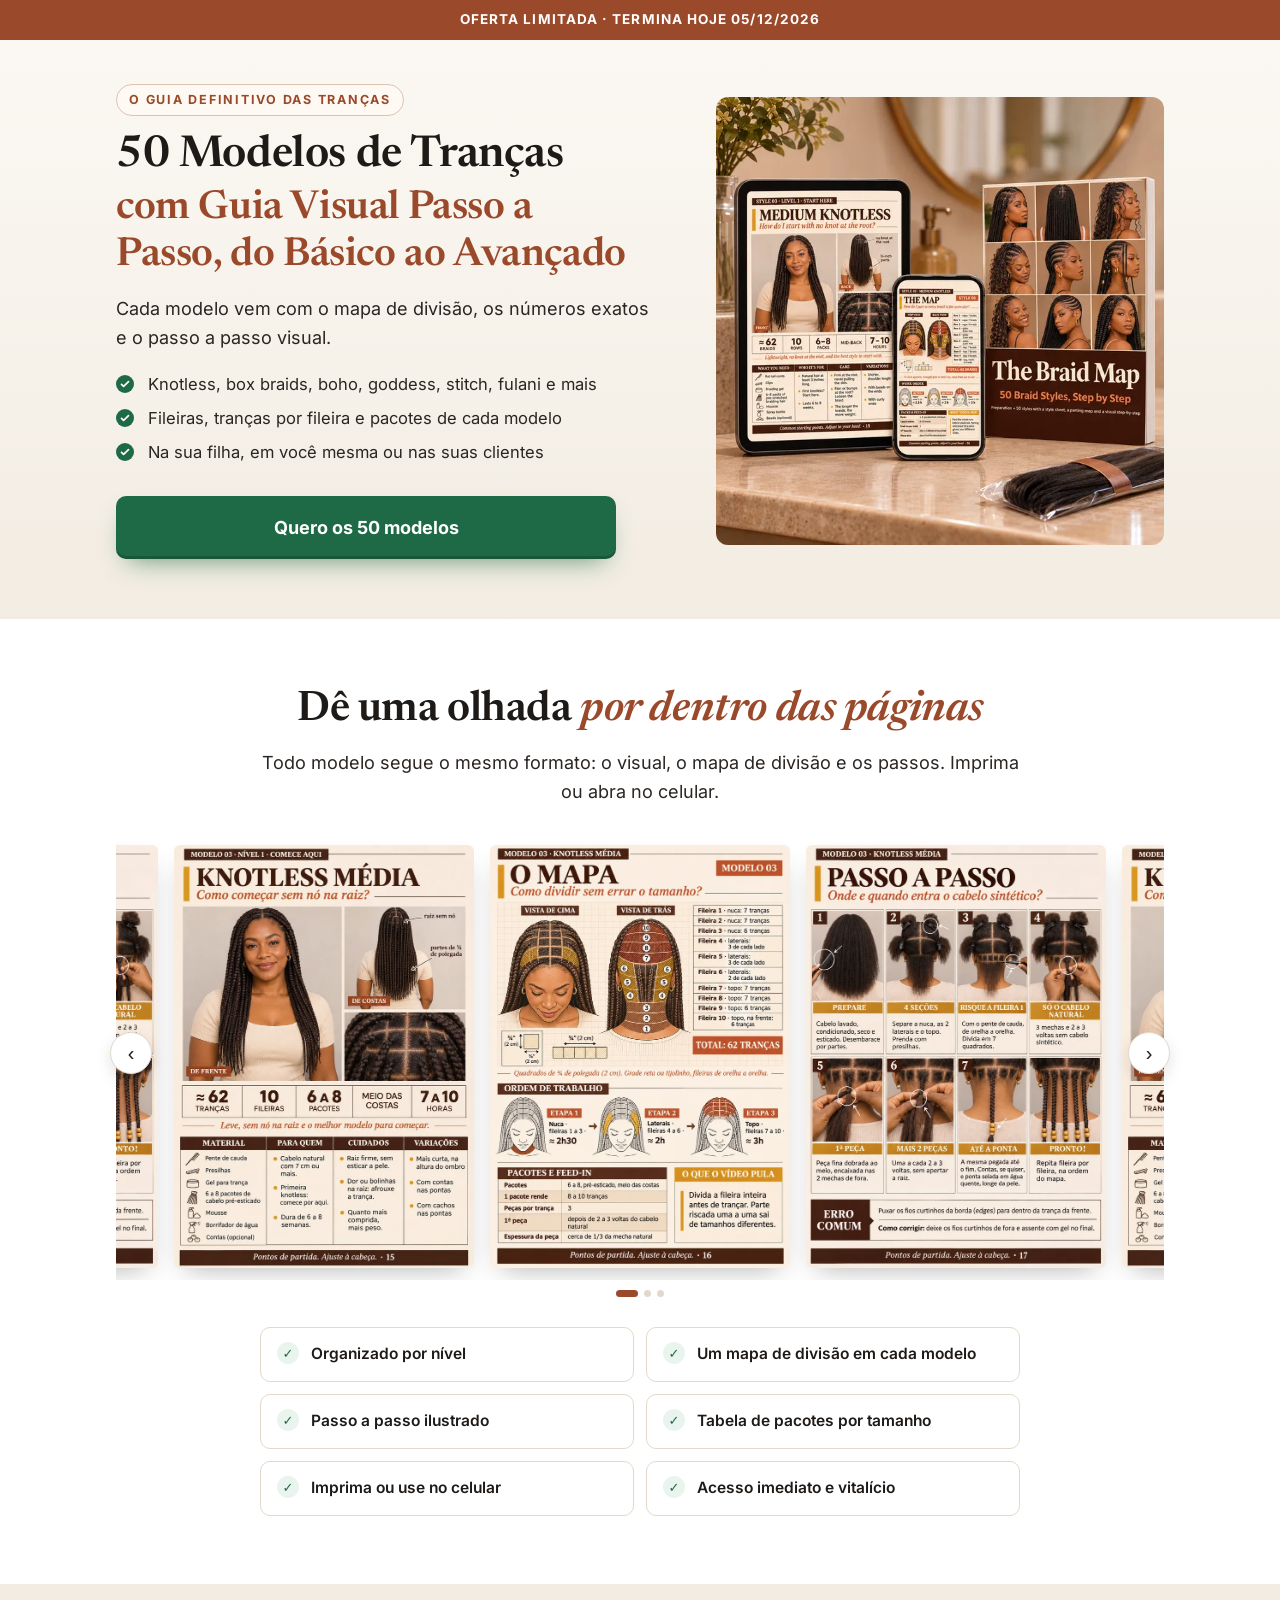
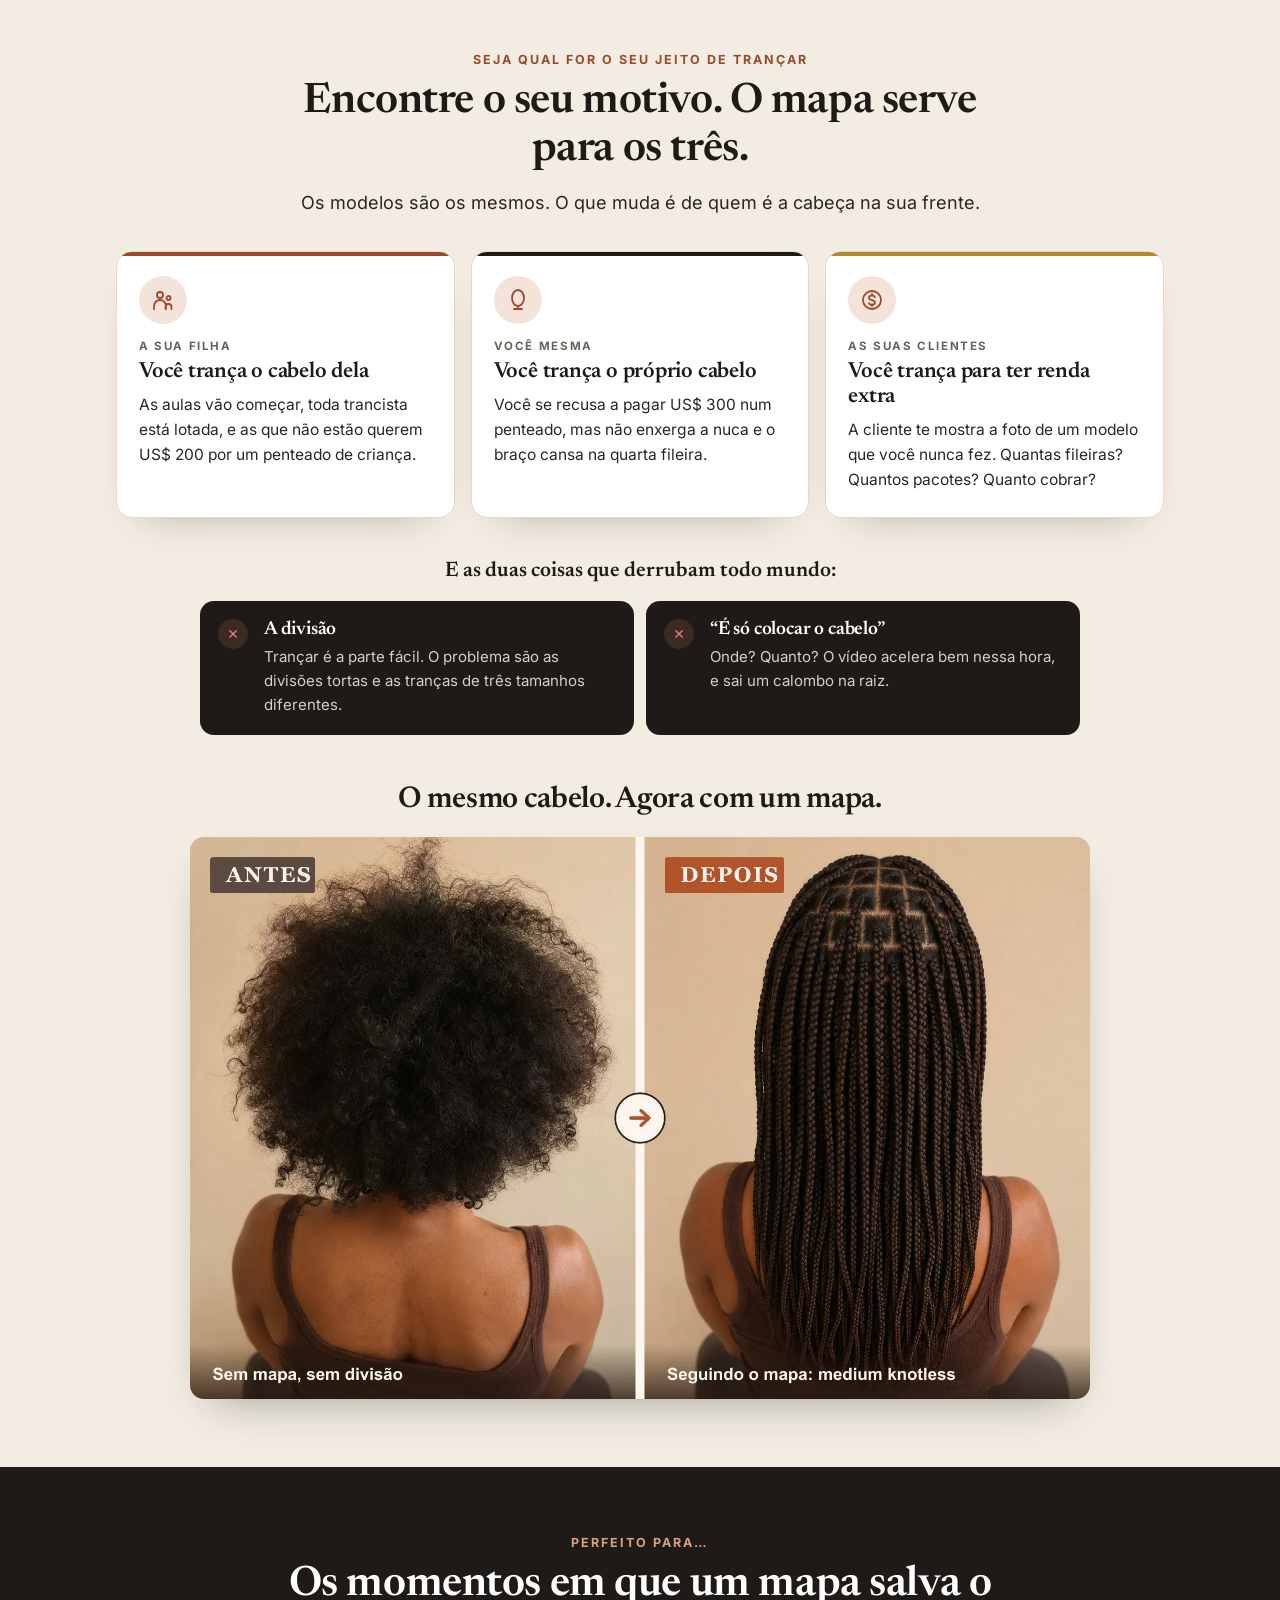
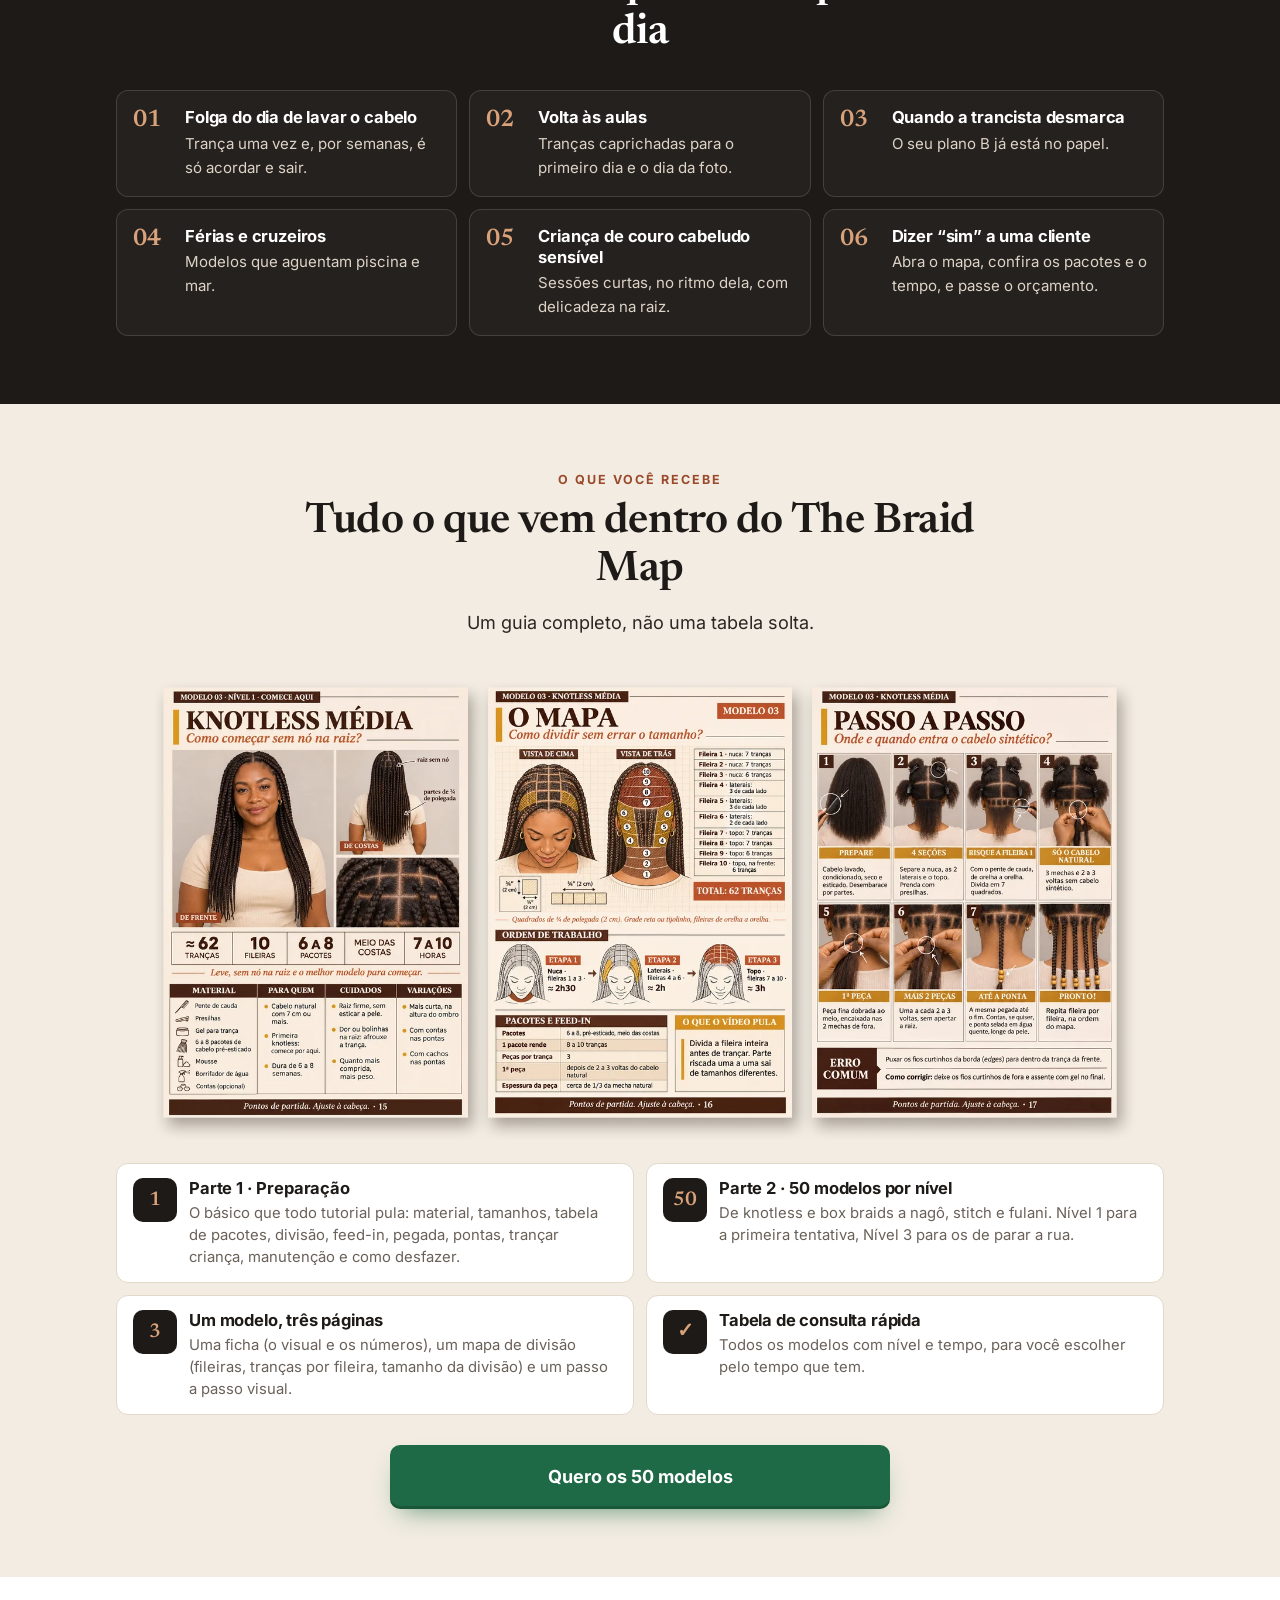
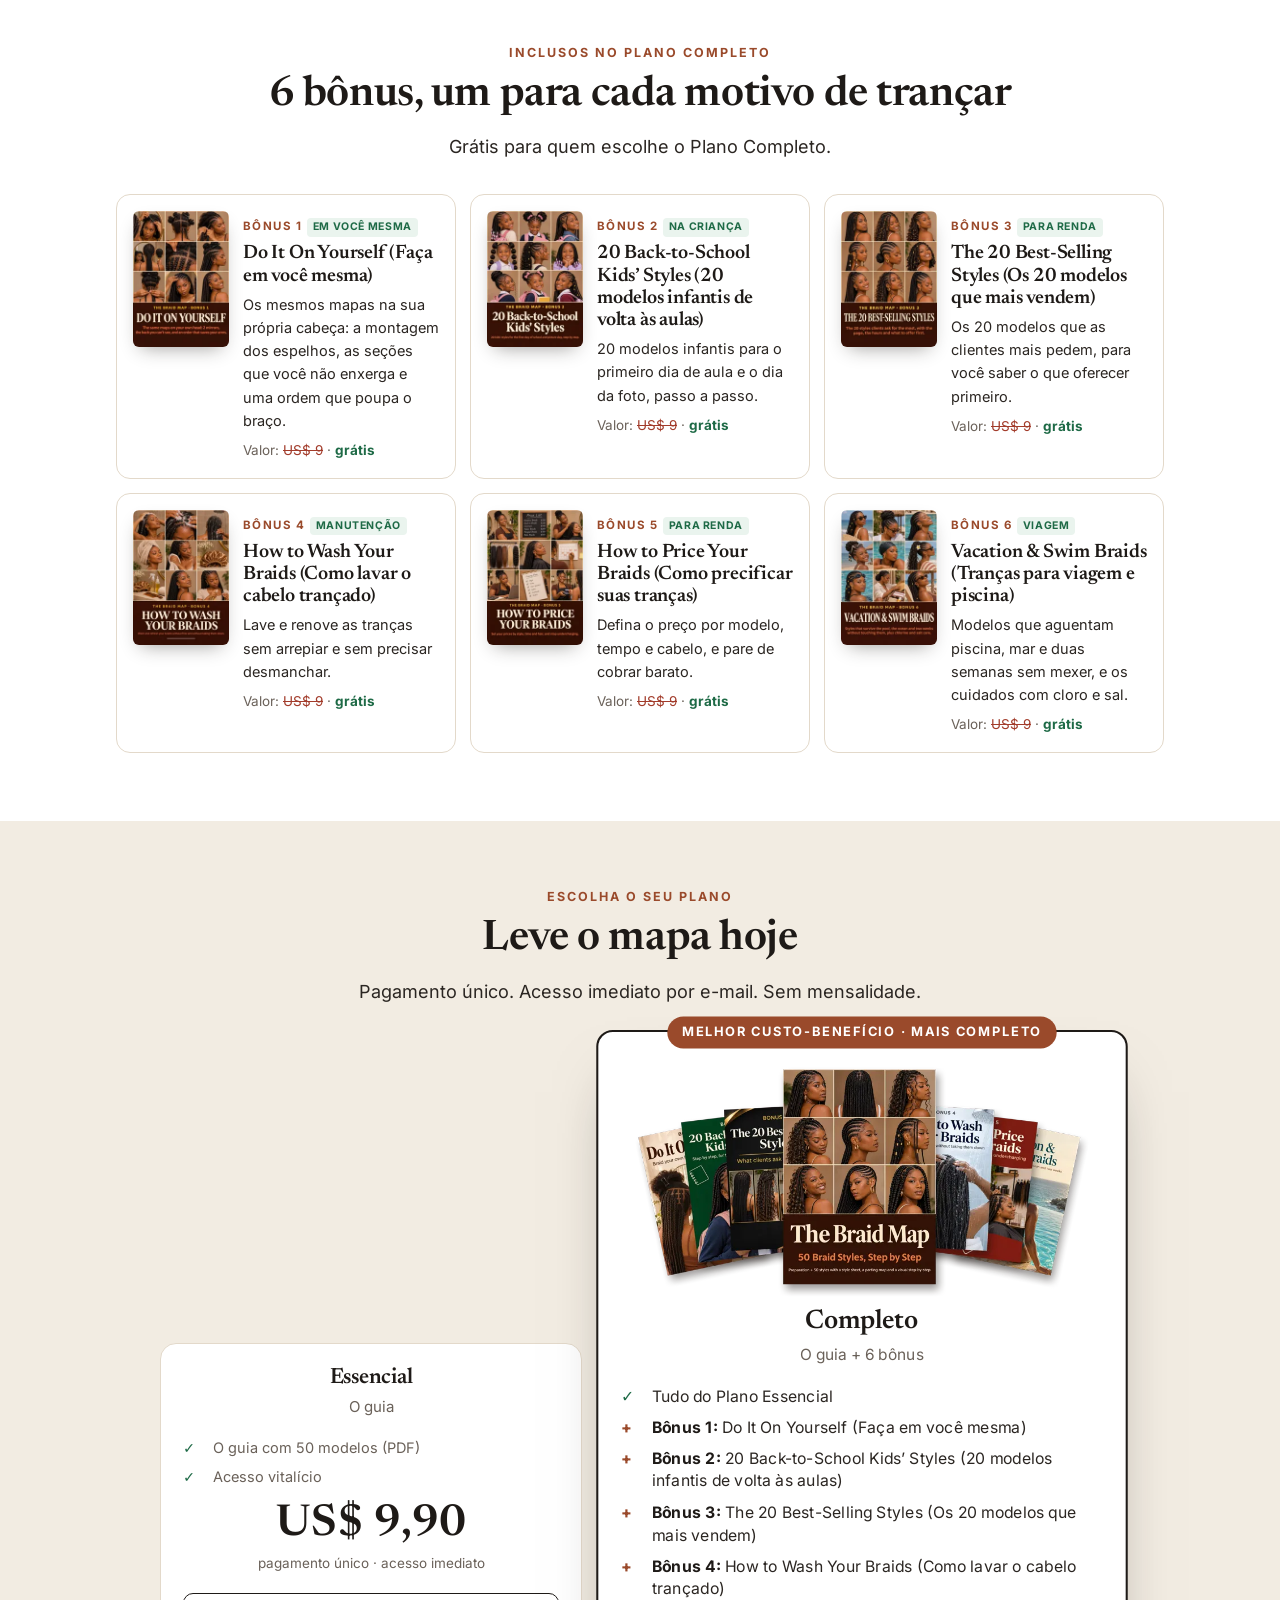
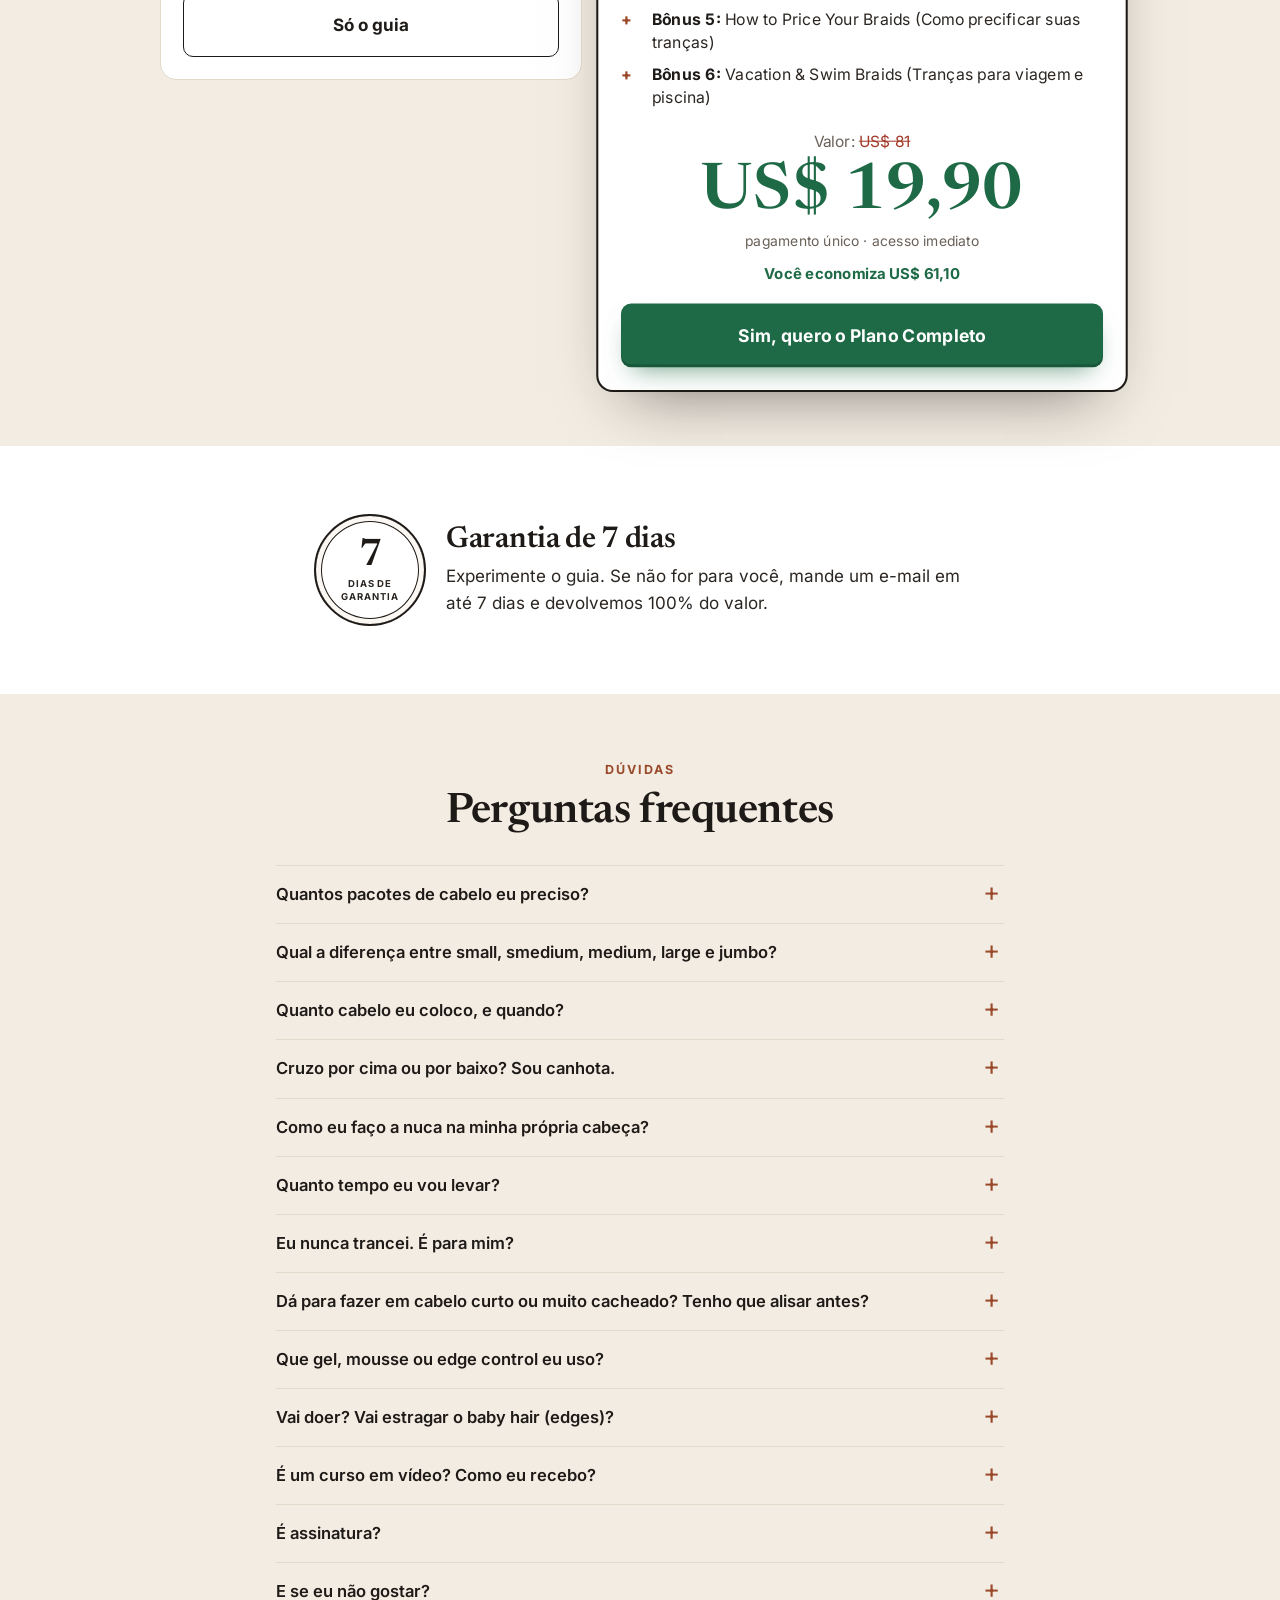
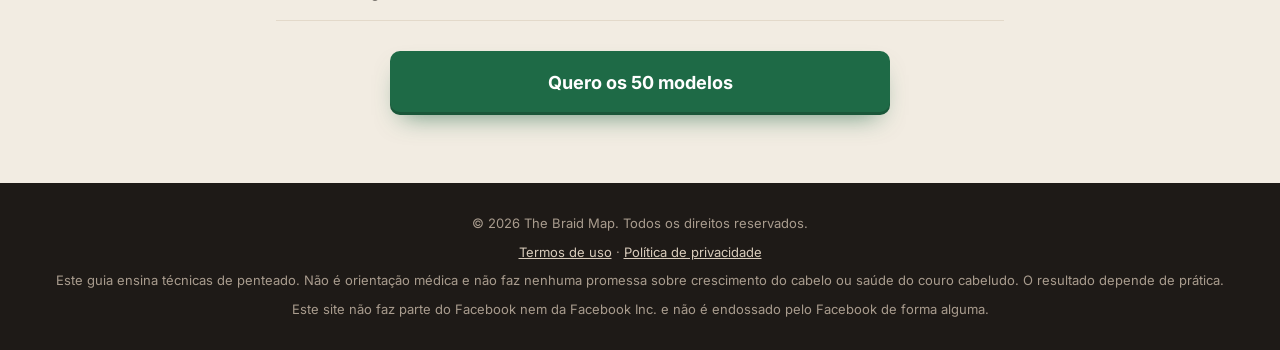
<file: pt/index.html>
<!doctype html>
<html lang="pt-BR">
<head>
<meta charset="utf-8">
<meta name="viewport" content="width=device-width, initial-scale=1">
<title>[PT · revisão] O Mapa das Tranças: 50 modelos passo a passo</title>
<meta name="description" content="Guia para imprimir com 50 modelos de trança passo a passo: primeiro o básico, depois ficha, mapa de divisão e passo a passo visual de cada modelo.">
<meta name="robots" content="noindex, nofollow">
<meta name="theme-color" content="#1E1A17">
<link rel="icon" href="data:image/svg+xml,<svg xmlns=%22http://www.w3.org/2000/svg%22 viewBox=%220 0 100 100%22><rect width=%22100%22 height=%22100%22 rx=%2220%22 fill=%22%231E1A17%22/><path d=%22M30 20v60M50 20v60M70 20v60M20 40h60M20 60h60%22 stroke=%22%23D9A27A%22 stroke-width=%225%22/></svg>">
<script>if(window.PIXEL_META_ID="TROCAR-PIXEL-META",window.UTMIFY_ID="TROCAR-UTMIFY-ID",window.PIXEL_META_ID.indexOf("TROCAR")===-1&&(function(t,d,o,c,e,i,n){t.fbq||(e=t.fbq=function(){e.callMethod?e.callMethod.apply(e,arguments):e.queue.push(arguments)},t._fbq||(t._fbq=e),e.push=e,e.loaded=!0,e.version="2.0",e.queue=[],i=d.createElement(o),i.async=!0,i.src=c,n=d.getElementsByTagName(o)[0],n.parentNode.insertBefore(i,n))}(window,document,"script","https://connect.facebook.net/en_US/fbevents.js"),fbq("init",window.PIXEL_META_ID),fbq("track","PageView")),window.UTMIFY_ID.indexOf("TROCAR")===-1){window.pixelId=window.UTMIFY_ID;var a=document.createElement("script");a.async=!0,a.defer=!0,a.src="https://cdn.utmify.com.br/scripts/pixel/pixel.js",document.head.appendChild(a)}</script>
<script src="https://cdn.utmify.com.br/scripts/utms/latest.js" data-utmify-prevent-xcod-sck data-utmify-prevent-subids async defer></script>
<link rel="preload" href="/assets/fonts/Newsreader-normal-2.woff2" as="font" type="font/woff2" crossorigin>
<link rel="preload" href="/assets/fonts/Inter-normal-0.woff2" as="font" type="font/woff2" crossorigin>
<style>@font-face{font-family:Inter;font-style:normal;font-weight:400;font-display:swap;src:url(/assets/fonts/Inter-normal-0.woff2) format("woff2");unicode-range:U+0000-00FF,U+0131,U+0152-0153,U+02BB-02BC,U+02C6,U+02DA,U+02DC,U+0304,U+0308,U+0329,U+2000-206F,U+20AC,U+2122,U+2191,U+2193,U+2212,U+2215,U+FEFF,U+FFFD}@font-face{font-family:Inter;font-style:normal;font-weight:500;font-display:swap;src:url(/assets/fonts/Inter-normal-0.woff2) format("woff2");unicode-range:U+0000-00FF,U+0131,U+0152-0153,U+02BB-02BC,U+02C6,U+02DA,U+02DC,U+0304,U+0308,U+0329,U+2000-206F,U+20AC,U+2122,U+2191,U+2193,U+2212,U+2215,U+FEFF,U+FFFD}@font-face{font-family:Inter;font-style:normal;font-weight:600;font-display:swap;src:url(/assets/fonts/Inter-normal-0.woff2) format("woff2");unicode-range:U+0000-00FF,U+0131,U+0152-0153,U+02BB-02BC,U+02C6,U+02DA,U+02DC,U+0304,U+0308,U+0329,U+2000-206F,U+20AC,U+2122,U+2191,U+2193,U+2212,U+2215,U+FEFF,U+FFFD}@font-face{font-family:Inter;font-style:normal;font-weight:700;font-display:swap;src:url(/assets/fonts/Inter-normal-0.woff2) format("woff2");unicode-range:U+0000-00FF,U+0131,U+0152-0153,U+02BB-02BC,U+02C6,U+02DA,U+02DC,U+0304,U+0308,U+0329,U+2000-206F,U+20AC,U+2122,U+2191,U+2193,U+2212,U+2215,U+FEFF,U+FFFD}@font-face{font-family:Inter;font-style:normal;font-weight:800;font-display:swap;src:url(/assets/fonts/Inter-normal-0.woff2) format("woff2");unicode-range:U+0000-00FF,U+0131,U+0152-0153,U+02BB-02BC,U+02C6,U+02DA,U+02DC,U+0304,U+0308,U+0329,U+2000-206F,U+20AC,U+2122,U+2191,U+2193,U+2212,U+2215,U+FEFF,U+FFFD}@font-face{font-family:Newsreader;font-style:italic;font-weight:500;font-display:swap;src:url(/assets/fonts/Newsreader-italic-1.woff2) format("woff2");unicode-range:U+0000-00FF,U+0131,U+0152-0153,U+02BB-02BC,U+02C6,U+02DA,U+02DC,U+0304,U+0308,U+0329,U+2000-206F,U+20AC,U+2122,U+2191,U+2193,U+2212,U+2215,U+FEFF,U+FFFD}@font-face{font-family:Newsreader;font-style:italic;font-weight:600;font-display:swap;src:url(/assets/fonts/Newsreader-italic-1.woff2) format("woff2");unicode-range:U+0000-00FF,U+0131,U+0152-0153,U+02BB-02BC,U+02C6,U+02DA,U+02DC,U+0304,U+0308,U+0329,U+2000-206F,U+20AC,U+2122,U+2191,U+2193,U+2212,U+2215,U+FEFF,U+FFFD}@font-face{font-family:Newsreader;font-style:normal;font-weight:500;font-display:swap;src:url(/assets/fonts/Newsreader-normal-2.woff2) format("woff2");unicode-range:U+0000-00FF,U+0131,U+0152-0153,U+02BB-02BC,U+02C6,U+02DA,U+02DC,U+0304,U+0308,U+0329,U+2000-206F,U+20AC,U+2122,U+2191,U+2193,U+2212,U+2215,U+FEFF,U+FFFD}@font-face{font-family:Newsreader;font-style:normal;font-weight:600;font-display:swap;src:url(/assets/fonts/Newsreader-normal-2.woff2) format("woff2");unicode-range:U+0000-00FF,U+0131,U+0152-0153,U+02BB-02BC,U+02C6,U+02DA,U+02DC,U+0304,U+0308,U+0329,U+2000-206F,U+20AC,U+2122,U+2191,U+2193,U+2212,U+2215,U+FEFF,U+FFFD}@font-face{font-family:Newsreader;font-style:normal;font-weight:700;font-display:swap;src:url(/assets/fonts/Newsreader-normal-2.woff2) format("woff2");unicode-range:U+0000-00FF,U+0131,U+0152-0153,U+02BB-02BC,U+02C6,U+02DA,U+02DC,U+0304,U+0308,U+0329,U+2000-206F,U+20AC,U+2122,U+2191,U+2193,U+2212,U+2215,U+FEFF,U+FFFD}</style>
<style>:root{--tinta:#1E1A17;--tinta2:#2A2521;--texto:#2B2622;--mudo:#6A6159;--papel:#FBF8F3;--areia:#F2ECE2;--linha:#E3D9CA;--branco:#fff;--argila:#9A4A2B;--argila-clara:#F4E3D8;--pele:#D9A27A;--ouro:#B8862B;--cta:#1E6A46;--cta-esc:#165237;--verde-claro:#EAF4EE;--vermelho:#A23B2A;--serif:"Newsreader",Georgia,"Times New Roman",serif;--sans:"Inter",system-ui,-apple-system,"Segoe UI",sans-serif}*{box-sizing:border-box;margin:0;padding:0}html{-webkit-text-size-adjust:100%;scroll-behavior:smooth}body{font-family:var(--sans);color:var(--texto);background:var(--papel);font-size:17px;line-height:1.6;-webkit-font-smoothing:antialiased;overflow-x:hidden}img{max-width:100%;height:auto;display:block}b,strong{font-weight:700;color:var(--tinta)}.wrap{max-width:1080px;margin:0 auto;padding:0 16px}.col{max-width:760px;margin:0 auto}section{padding:68px 0}@media (max-width:640px){section{padding:52px 0}}h1,h2,h3{font-family:var(--serif);color:var(--tinta);font-weight:600;letter-spacing:-.01em;line-height:1.14}h2{font-size:clamp(29px,5.2vw,42px)}h2 em{font-style:italic;color:var(--argila)}h3{font-size:clamp(20px,2.6vw,23px)}.kicker{display:block;font:700 12.5px/1.2 var(--sans);letter-spacing:.16em;text-transform:uppercase;color:var(--argila);margin-bottom:12px}.centro{text-align:center}.lead{font-size:18px;margin-top:14px;color:var(--texto)}.escuro{background:var(--tinta);color:#ddd3c7}.escuro h2,.escuro h3,.escuro b{color:#fff}.escuro .kicker{color:var(--pele)}.escuro .lead,.escuro p{color:#ddd3c7}.areia{background:var(--areia)}.branco{background:var(--branco)}.btn{display:block;width:100%;max-width:500px;margin:30px auto 0;background:var(--cta);color:#fff;text-decoration:none;text-align:center;font:700 18px/1.3 var(--sans);padding:20px 24px;border-radius:10px;box-shadow:0 12px 26px -12px #1e6a46b3,inset 0 -3px #0000002e;transition:background .2s,transform .2s}.btn:hover{background:var(--cta-esc);transform:translateY(-1px)}.ph{display:flex;align-items:center;justify-content:center;text-align:center;padding:16px;border:1.5px dashed #BFB09C;border-radius:12px;background:repeating-linear-gradient(135deg,#f5efe6 0 12px,#f1eadf 12px 24px);color:#8a7b69;font:600 13px/1.4 var(--sans)}.escuro .ph{background:#ffffff0a;border-color:#d9a27a73;color:#c9b7a5}.hero{padding:44px 0 60px;background:linear-gradient(180deg,var(--papel) 0%,var(--areia) 100%)}.hero-grade{display:grid;gap:34px;align-items:center}@media (min-width:900px){.hero-grade{grid-template-columns:1.1fr .9fr;gap:52px}}.selo-topo{display:inline-block;font:700 12.5px/1.3 var(--sans);letter-spacing:.14em;text-transform:uppercase;color:var(--argila);border:1px solid #DDC3B2;background:#fff9f4;padding:7px 12px;border-radius:999px}.hero h1{font-size:clamp(28px,3.6vw,40px);line-height:1.16;margin-top:16px}.hero h1 .nome{display:block;font-size:.6em;font-weight:700;color:var(--argila);margin-bottom:10px}.hero h1{color:var(--argila)}.hero h1 .forte{display:block;color:var(--tinta);font-size:1.1em;white-space:nowrap;line-height:1.1}.hero h1 .resto{display:block;margin-top:6px;text-wrap:balance}.hero h1 .forte .cor{color:var(--argila)}.hero h1 em{color:var(--argila);white-space:nowrap}.hero .sub{margin-top:16px;font-size:18px}.hero .lista{list-style:none;margin-top:18px;display:grid;gap:8px}.hero .lista li{display:grid;grid-template-columns:22px 1fr;gap:10px;font-size:16.5px}.ok:before,.hero .lista li:before{content:"";width:18px;height:18px;margin-top:4px;border-radius:50%;background:var(--cta) url("data:image/svg+xml,%3Csvg xmlns='http://www.w3.org/2000/svg' viewBox='0 0 20 20'%3E%3Cpath d='M5 10.5l3 3 7-7' fill='none' stroke='%23fff' stroke-width='2.4' stroke-linecap='round' stroke-linejoin='round'/%3E%3C/svg%3E") center/14px no-repeat}.hero .btn{margin-left:0}@media (max-width:899px){.hero .btn{margin-left:auto}}.numeros{display:grid;grid-template-columns:repeat(4,1fr);gap:8px;margin-top:14px;max-width:500px}@media (max-width:899px){.numeros{margin-left:auto;margin-right:auto}}.numeros div{background:var(--branco);border:1px solid var(--linha);border-radius:10px;padding:10px 4px;text-align:center}.numeros b{display:block;font:600 25px/1 var(--serif);color:var(--argila)}.numeros span{display:block;font-size:11.5px;color:var(--mudo);margin-top:4px;line-height:1.25}.hero .ph-d{aspect-ratio:4/5}.hero .ph-m{display:none;aspect-ratio:4/3;margin-top:20px}@media (max-width:899px){.hero .ph-m{display:flex}.hero .ph-d{display:none}}.carrossel{position:relative;margin-top:34px}.trilho{display:flex;gap:16px;overflow-x:auto;scroll-snap-type:x mandatory;scroll-behavior:smooth;padding:4px 2px 12px;scrollbar-width:none}.trilho::-webkit-scrollbar{display:none}.slide{flex:0 0 clamp(220px,30%,300px);scroll-snap-align:center;margin:0}.slide .ph{aspect-ratio:210/297;background-color:#fff}.slide figcaption{font-size:13.5px;color:var(--mudo);text-align:center;margin-top:8px}.seta{position:absolute;top:42%;width:42px;height:42px;border-radius:50%;border:1px solid var(--linha);background:#fff;color:var(--tinta);font-size:20px;cursor:pointer;box-shadow:0 6px 16px #1e1a171f;z-index:2}.seta.ant{left:-6px}.seta.prox{right:-6px}@media (max-width:640px){.seta{display:none}}.pontos{display:flex;justify-content:center;gap:6px;margin-top:10px}.pontos i{width:7px;height:7px;border-radius:50%;background:var(--linha)}.pontos i.on{width:22px;border-radius:4px;background:var(--argila)}.checks{display:grid;gap:12px;margin-top:30px}@media (min-width:760px){.checks{grid-template-columns:1fr 1fr}}.checks li{list-style:none;display:grid;grid-template-columns:24px 1fr;gap:10px;align-items:start;background:var(--branco);border:1px solid var(--linha);border-radius:10px;padding:14px 16px;font-weight:600;font-size:15.5px;color:var(--tinta)}.checks li:before{content:"\2713";width:22px;height:22px;border-radius:50%;background:var(--verde-claro);color:var(--cta);font-size:13px;font-weight:800;display:flex;align-items:center;justify-content:center}.beneficios{display:grid;gap:12px;margin-top:32px}@media (min-width:700px){.beneficios{grid-template-columns:1fr 1fr}}@media (min-width:1000px){.beneficios{grid-template-columns:repeat(3,1fr)}}.ben{display:grid;grid-template-columns:40px 1fr;gap:12px;align-items:start;border:1px solid rgba(255,255,255,.14);border-radius:12px;padding:16px;background:#ffffff08}.ben .n{font:600 24px/1.1 var(--serif);color:var(--pele)}.ben h3{font:700 16.5px/1.3 var(--sans);color:#fff}.ben p{font-size:15px;margin-top:3px}.ad{margin:20px auto 0;max-width:900px}.ad img{width:100%;border-radius:14px;box-shadow:0 20px 44px -24px #1e1a1773}.ad figcaption{text-align:center;font-size:15px;color:var(--mudo);margin-top:10px}.recebe-grade{display:grid;gap:30px;margin-top:34px;align-items:center}@media (min-width:900px){.recebe-grade{grid-template-columns:.9fr 1.1fr}}.recebe-grade>.ph{aspect-ratio:1/1}.tres-pag{display:block;width:100%;max-width:1000px;margin:26px auto 0}.slide img{width:100%;border-radius:6px;box-shadow:0 12px 26px -12px #1e1a1759;background:#fff}.bon .capa-b{width:96px;border-radius:6px;box-shadow:0 8px 18px -8px #1e1a1773}.itens-r{list-style:none;display:grid;gap:12px;margin-top:22px}@media (min-width:860px){.itens-r{grid-template-columns:1fr 1fr}}.itens-r li{display:grid;grid-template-columns:44px 1fr;gap:12px;background:var(--branco);border:1px solid var(--linha);border-radius:12px;padding:14px 16px}.itens-r .n{width:44px;height:44px;border-radius:10px;background:var(--tinta);color:var(--pele);display:flex;align-items:center;justify-content:center;font:600 20px/1 var(--serif)}.itens-r h3{font:700 16.5px/1.3 var(--sans);color:var(--tinta)}.itens-r p{font-size:14.8px;color:var(--mudo);margin-top:2px;line-height:1.5}.bonus-grade{display:grid;gap:14px;margin-top:32px}@media (min-width:760px){.bonus-grade{grid-template-columns:1fr 1fr}}@media (min-width:1000px){.bonus-grade{grid-template-columns:repeat(3,1fr)}}.bon{background:var(--branco);border:1px solid var(--linha);border-radius:14px;padding:16px;display:grid;grid-template-columns:96px 1fr;gap:14px;align-items:start}.bon .ph{aspect-ratio:3/4;font-size:11.5px;padding:6px}.bon .rot{font:700 11.5px/1.2 var(--sans);letter-spacing:.12em;text-transform:uppercase;color:var(--argila)}.bon .para{display:inline-block;font:700 10.5px/1.2 var(--sans);letter-spacing:.06em;text-transform:uppercase;color:var(--cta);background:var(--verde-claro);padding:3px 6px;border-radius:4px;margin-left:4px}.bon h3{font-size:19.5px;margin-top:5px}.bon p{font-size:14.5px;margin-top:5px}.bon .val{margin-top:8px;font-size:13.5px;color:var(--mudo)}.bon .val s{color:var(--vermelho)}.bon .val b{color:var(--cta)}.planos-grade{display:grid;gap:22px;margin-top:38px;align-items:center}@media (min-width:860px){.planos-grade{grid-template-columns:.9fr 1.1fr;max-width:960px;margin-left:auto;margin-right:auto}}.plano{position:relative;background:var(--branco);border:1px solid var(--linha);border-radius:16px;padding:26px 22px 22px}.plano h3{text-align:center;font-size:26px}.plano .p-desc{text-align:center;color:var(--mudo);font-size:15px;margin-top:4px}.plano ul{list-style:none;margin-top:18px;display:grid;gap:8px}.plano li{display:grid;grid-template-columns:22px 1fr;gap:8px;font-size:15.3px;line-height:1.45}.plano li:before{content:"\2713";color:var(--cta);font-weight:800}.plano li.b:before{content:"+";color:var(--argila);font-weight:800}.plano .de{text-align:center;margin-top:20px;color:var(--mudo);font-size:15px}.plano .de s{color:var(--vermelho)}.plano .preco{text-align:center;font:600 52px/1 var(--serif);color:var(--tinta);margin-top:6px}.plano .preco-nota{text-align:center;font-size:13.5px;color:var(--mudo);margin-top:6px}.plano .btn{margin-top:18px;font-size:17px}.plano.essencial .btn{background:#fff;color:var(--tinta);border:1.5px solid var(--tinta);box-shadow:none}.plano.essencial .btn:hover{background:var(--areia)}.plano.completo{border:2px solid var(--tinta);box-shadow:0 30px 60px -30px #1e1a178c;padding-top:34px}@media (min-width:860px){.plano.completo{transform:scale(1.03)}}.plano.completo .selo{position:absolute;top:-15px;left:50%;transform:translate(-50%);background:var(--argila);color:#fff;font:700 12.5px/1 var(--sans);letter-spacing:.12em;text-transform:uppercase;padding:9px 14px;border-radius:999px;white-space:nowrap}.plano.completo .preco{font-size:62px;color:var(--cta)}.plano.completo .eco{display:block;text-align:center;margin-top:8px;color:var(--cta);font-weight:700;font-size:14.5px}.plano-img{display:block;width:100%;max-width:440px;margin:0 auto 10px}.plano-img.pequena{max-width:110px;margin-bottom:12px}.plano.essencial{padding-top:22px}.plano.essencial h3{font-size:22px}.plano.essencial .preco{font-size:44px;margin-top:16px}.plano.essencial li{font-size:14.5px;color:var(--mudo)}.garantia{display:flex;gap:20px;align-items:center;justify-content:center;flex-wrap:wrap;text-align:left}.selo-g{flex:none;width:112px;height:112px;border-radius:50%;border:2px solid var(--tinta);display:flex;flex-direction:column;align-items:center;justify-content:center;text-align:center;box-shadow:inset 0 0 0 5px var(--papel),inset 0 0 0 6px var(--tinta)}.selo-g b{font:600 38px/1 var(--serif)}.selo-g span{font:700 9.5px/1.3 var(--sans);letter-spacing:.1em;text-transform:uppercase;margin-top:3px}.garantia div:last-child{max-width:520px}.garantia h2{font-size:clamp(24px,3.6vw,30px)}.garantia p{margin-top:6px}.topo{background:var(--argila);color:#fff;text-align:center;font:700 13.5px/1.3 var(--sans);letter-spacing:.08em;text-transform:uppercase;padding:11px 16px}.mock-d{width:100%;border-radius:12px}.mock-m{display:none;width:100%;margin-top:18px;border-radius:12px}@media (max-width:899px){.mock-m{display:block}.mock-d{display:none}}.perfis{display:grid;gap:16px;margin-top:34px}@media (min-width:860px){.perfis{grid-template-columns:repeat(3,1fr)}}.perfil{background:var(--branco);border:1px solid var(--linha);border-radius:16px;padding:24px 22px;box-shadow:0 18px 40px -30px #1e1a1773;position:relative;overflow:hidden}.perfil:after{content:"";position:absolute;left:0;right:0;top:0;height:4px;background:var(--argila)}.perfil:nth-child(2):after{background:var(--tinta)}.perfil:nth-child(3):after{background:var(--ouro)}.perfil .ico{width:48px;height:48px;border-radius:50%;background:var(--argila-clara);display:flex;align-items:center;justify-content:center}.perfil .ico svg{width:24px;height:24px;stroke:var(--argila);fill:none;stroke-width:1.8;stroke-linecap:round;stroke-linejoin:round}.perfil .tag-p{display:block;font:700 11.5px/1.2 var(--sans);letter-spacing:.14em;text-transform:uppercase;color:var(--mudo);margin-top:16px}.perfil h3{font-size:22px;margin-top:6px}.perfil p{font-size:15.5px;margin-top:8px}.comuns-tit{text-align:center;font:600 21px/1.3 var(--serif);color:var(--tinta);margin-top:40px}.comuns{display:grid;gap:12px;margin-top:16px;max-width:880px;margin-left:auto;margin-right:auto}@media (min-width:760px){.comuns{grid-template-columns:1fr 1fr}}.comum{display:grid;grid-template-columns:34px 1fr;gap:12px;align-items:start;background:var(--tinta);border-radius:14px;padding:18px}.comum .x{width:30px;height:30px;border-radius:50%;background:#e0846f29;color:#e0846f;display:flex;align-items:center;justify-content:center;font-weight:800;font-size:14px}.comum h3{font-size:19px;color:#fff}.comum p{font-size:15px;color:#d8cfc4;margin-top:4px}.ad-tit{text-align:center;font-size:clamp(23px,3.4vw,30px);margin-top:48px}.faq{margin-top:28px;border-top:1px solid var(--linha)}.faq details{border-bottom:1px solid var(--linha)}.faq summary{cursor:pointer;list-style:none;padding:17px 34px 17px 0;position:relative;font:600 16.5px/1.4 var(--sans);color:var(--tinta)}.faq summary::-webkit-details-marker{display:none}.faq summary:after{content:"+";position:absolute;right:4px;top:13px;font:400 26px/1 var(--sans);color:var(--argila)}.faq details[open] summary:after{content:"\2013"}.faq .resp{padding:0 0 17px;font-size:15.8px}.rodape{background:var(--tinta);color:#a99c8e;font-size:13px;text-align:center;padding:30px 16px}.rodape a{color:#d8cbbb}.rodape p+p{margin-top:8px}.modal[hidden]{display:none}.modal{position:fixed;inset:0;z-index:99;display:flex;align-items:center;justify-content:center;padding:16px}.modal-fundo{position:absolute;inset:0;background:#1e1a17b8}.modal-caixa{position:relative;background:var(--papel);border-radius:16px;padding:30px 22px 22px;width:100%;max-width:460px;text-align:center;max-height:92vh;overflow-y:auto;box-shadow:0 30px 70px #0006}.modal-x{position:absolute;top:8px;right:10px;background:none;border:none;font-size:28px;line-height:1;color:var(--mudo);cursor:pointer;padding:6px}.modal-caixa h3{font-size:clamp(23px,4vw,28px);margin-top:4px}.modal-sub{font-size:15.5px;margin-top:10px}.modal-preco{border:1.5px dashed #9FCDB2;background:var(--verde-claro);border-radius:12px;padding:16px;margin:18px 0}.modal-preco s{color:var(--mudo)}.modal-valor{font:600 46px/1 var(--serif);color:var(--cta);margin:4px 0 6px}.modal-preco span{display:block;font-size:13.5px;color:var(--cta);font-weight:700}.modal-caixa .btn{margin-top:0;max-width:none}.modal-nao{display:block;width:100%;margin-top:10px;background:none;border:1px solid var(--linha);border-radius:10px;padding:13px;font:600 14px/1.3 var(--sans);color:var(--mudo);cursor:pointer}</style>
<script src="https://cashflow.mentoriaprocesso.com/t/p.js?w=8bf6383c-9940-4837-a9d9-6e3cc6dcce06&o=822d33e6-98b2-48f3-9d75-3642755b37ea" data-offer="822d33e6-98b2-48f3-9d75-3642755b37ea" data-nowprocket data-no-minify="1" data-no-optimize="1" data-cfasync="false" async></script>
</head>
<body>
<div class="topo">Oferta limitada · Termina hoje <span class="js-data"></span></div>
<header class="hero">
<div class="wrap hero-grade">
<div>
<span class="selo-topo">O guia definitivo das tranças</span>
<h1><span class="forte">50 Modelos de Tranças</span> <span class="resto">com Guia Visual Passo a Passo, do Básico ao Avançado</span></h1>
<img class="mock-m" src="../assets/hero-06.webp" srcset="../assets/hero-06-640.webp 640w, ../assets/hero-06-800.webp 800w, ../assets/hero-06.webp 1100w" sizes="(max-width: 899px) calc(100vw - 32px), 1px" width="1100" height="1100" alt="The Braid Map: o livro, a ficha no tablet e o mapa de divisão no celular" fetchpriority="high">
<p class="sub">Cada modelo vem com o mapa de divisão, os números exatos e o passo a passo visual.</p>
<ul class="lista"><li><span>Knotless, box braids, boho, goddess, stitch, fulani e mais</span></li><li><span>Fileiras, tranças por fileira e pacotes de cada modelo</span></li><li><span>Na sua filha, em você mesma ou nas suas clientes</span></li></ul>
<a class="btn" href="#oferta">Quero os 50 modelos</a>
</div>
<img class="mock-d" src="../assets/hero-06.webp" srcset="../assets/hero-06-640.webp 640w, ../assets/hero-06-800.webp 800w, ../assets/hero-06.webp 1100w" sizes="(min-width: 900px) 460px, 1px" width="1100" height="1100" alt="The Braid Map: o livro, a ficha no tablet e o mapa de divisão no celular" fetchpriority="high">
</div>
</header>
<section class="branco">
<div class="wrap">
<div class="col centro">
<h2>Dê uma olhada <em>por dentro das páginas</em></h2>
<p class="lead">Todo modelo segue o mesmo formato: o visual, o mapa de divisão e os passos. Imprima ou abra no celular.</p>
</div>
<div class="carrossel" data-auto="3800">
<button class="seta ant" type="button" aria-label="‹">‹</button>
<div class="trilho"><figure class="slide"><img loading="lazy" src="../assets/r4v2-p1.webp" width="620" height="876" alt="Modelo 1: ficha" decoding="async"></figure><figure class="slide"><img loading="lazy" src="../assets/r4v2-p2.webp" width="620" height="876" alt="Modelo 1: mapa de divisão" decoding="async"></figure><figure class="slide"><img loading="lazy" src="../assets/r4v2-p3.webp" width="620" height="876" alt="Modelo 1: passo a passo" decoding="async"></figure></div>
<button class="seta prox" type="button" aria-label="›">›</button>
<div class="pontos"></div>
</div>
<ul class="checks col"><li><span>Organizado por nível</span></li><li><span>Um mapa de divisão em cada modelo</span></li><li><span>Passo a passo ilustrado</span></li><li><span>Tabela de pacotes por tamanho</span></li><li><span>Imprima ou use no celular</span></li><li><span>Acesso imediato e vitalício</span></li></ul>
</div>
</section>
<section class="areia">
<div class="wrap">
<div class="col centro">
<span class="kicker">Seja qual for o seu jeito de trançar</span>
<h2>Encontre o seu motivo. O mapa serve para os três.</h2>
<p class="lead">Os modelos são os mesmos. O que muda é de quem é a cabeça na sua frente.</p>
</div>
<div class="perfis"><div class="perfil"><span class="ico"><svg viewBox="0 0 24 24"><circle cx="9" cy="7" r="3"/><circle cx="17.5" cy="10" r="2"/><path d="M3 21v-3a6 6 0 0 1 12 0v3M14.5 21v-2a3 3 0 0 1 6 0v2"/></svg></span><span class="tag-p">A sua filha</span><h3>Você trança o cabelo dela</h3><p>As aulas vão começar, toda trancista está lotada, e as que não estão querem US$ 200 por um penteado de criança.</p></div><div class="perfil"><span class="ico"><svg viewBox="0 0 24 24"><ellipse cx="12" cy="10" rx="6" ry="8"/><path d="M12 18v3M8 21h8"/></svg></span><span class="tag-p">Você mesma</span><h3>Você trança o próprio cabelo</h3><p>Você se recusa a pagar US$ 300 num penteado, mas não enxerga a nuca e o braço cansa na quarta fileira.</p></div><div class="perfil"><span class="ico"><svg viewBox="0 0 24 24"><circle cx="12" cy="12" r="9"/><path d="M15 9.2a3 3 0 0 0-3-1.5c-1.7 0-3 .9-3 2.2 0 3 6 1.6 6 4.6 0 1.3-1.3 2.2-3 2.2a3 3 0 0 1-3-1.5M12 6v1.6M12 16.4V18"/></svg></span><span class="tag-p">As suas clientes</span><h3>Você trança para ter renda extra</h3><p>A cliente te mostra a foto de um modelo que você nunca fez. Quantas fileiras? Quantos pacotes? Quanto cobrar?</p></div></div>
<p class="comuns-tit">E as duas coisas que derrubam todo mundo:</p>
<div class="comuns"><div class="comum"><span class="x">✕</span><div><h3>A divisão</h3><p>Trançar é a parte fácil. O problema são as divisões tortas e as tranças de três tamanhos diferentes.</p></div></div><div class="comum"><span class="x">✕</span><div><h3>“É só colocar o cabelo”</h3><p>Onde? Quanto? O vídeo acelera bem nessa hora, e sai um calombo na raiz.</p></div></div></div>
<h3 class="ad-tit">O mesmo cabelo. Agora com um mapa.</h3>
<figure class="ad"><img loading="lazy" src="../assets/antes-depois-pt.webp" width="1600" height="1000" alt="A mesma mulher vista de cima e de trás: cabelo solto e bagunçado antes, knotless caprichadas depois" decoding="async"></figure>
</div>
</section>
<section class="escuro">
<div class="wrap">
<div class="col centro">
<span class="kicker">Perfeito para…</span>
<h2>Os momentos em que um mapa salva o dia</h2>
</div>
<div class="beneficios"><div class="ben"><span class="n">01</span><div><h3>Folga do dia de lavar o cabelo</h3><p>Trança uma vez e, por semanas, é só acordar e sair.</p></div></div><div class="ben"><span class="n">02</span><div><h3>Volta às aulas</h3><p>Tranças caprichadas para o primeiro dia e o dia da foto.</p></div></div><div class="ben"><span class="n">03</span><div><h3>Quando a trancista desmarca</h3><p>O seu plano B já está no papel.</p></div></div><div class="ben"><span class="n">04</span><div><h3>Férias e cruzeiros</h3><p>Modelos que aguentam piscina e mar.</p></div></div><div class="ben"><span class="n">05</span><div><h3>Criança de couro cabeludo sensível</h3><p>Sessões curtas, no ritmo dela, com delicadeza na raiz.</p></div></div><div class="ben"><span class="n">06</span><div><h3>Dizer “sim” a uma cliente</h3><p>Abra o mapa, confira os pacotes e o tempo, e passe o orçamento.</p></div></div></div>
</div>
</section>
<section class="areia">
<div class="wrap">
<div class="col centro">
<span class="kicker">O que você recebe</span>
<h2>Tudo o que vem dentro do The Braid Map</h2>
<p class="lead">Um guia completo, não uma tabela solta.</p>
</div>
<img loading="lazy" class="tres-pag" src="../assets/r4v2-tres.webp" width="1708" height="815" alt="As 3 páginas de um modelo: ficha, mapa de divisão e passo a passo" decoding="async">
<ul class="itens-r"><li><span class="n">1</span><div><h3>Parte 1 · Preparação</h3><p>O básico que todo tutorial pula: material, tamanhos, tabela de pacotes, divisão, feed-in, pegada, pontas, trançar criança, manutenção e como desfazer.</p></div></li><li><span class="n">50</span><div><h3>Parte 2 · 50 modelos por nível</h3><p>De knotless e box braids a nagô, stitch e fulani. Nível 1 para a primeira tentativa, Nível 3 para os de parar a rua.</p></div></li><li><span class="n">3</span><div><h3>Um modelo, três páginas</h3><p>Uma ficha (o visual e os números), um mapa de divisão (fileiras, tranças por fileira, tamanho da divisão) e um passo a passo visual.</p></div></li><li><span class="n">✓</span><div><h3>Tabela de consulta rápida</h3><p>Todos os modelos com nível e tempo, para você escolher pelo tempo que tem.</p></div></li></ul>
<a class="btn" href="#oferta">Quero os 50 modelos</a>
</div>
</section>
<section class="branco">
<div class="wrap">
<div class="col centro">
<span class="kicker">Inclusos no Plano Completo</span>
<h2>6 bônus, um para cada motivo de trançar</h2>
<p class="lead">Grátis para quem escolhe o Plano Completo.</p>
</div>
<div class="bonus-grade">
<div class="bon"><img loading="lazy" class="capa-b" src="../assets/bonus-1.webp" srcset="../assets/bonus-1-200.webp 200w, ../assets/bonus-1.webp 420w" sizes="96px" width="420" height="594" alt="Do It On Yourself (Faça em você mesma)" decoding="async"><div><span class="rot">Bônus 1</span><span class="para">Em você mesma</span><h3>Do It On Yourself (Faça em você mesma)</h3><p>Os mesmos mapas na sua própria cabeça: a montagem dos espelhos, as seções que você não enxerga e uma ordem que poupa o braço.</p>
<p class="val">Valor: <s>US$ 9</s> · <b>grátis</b></p></div></div>
<div class="bon"><img loading="lazy" class="capa-b" src="../assets/bonus-2.webp" srcset="../assets/bonus-2-200.webp 200w, ../assets/bonus-2.webp 420w" sizes="96px" width="420" height="594" alt="20 Back-to-School Kids’ Styles (20 modelos infantis de volta às aulas)" decoding="async"><div><span class="rot">Bônus 2</span><span class="para">Na criança</span><h3>20 Back-to-School Kids’ Styles (20 modelos infantis de volta às aulas)</h3><p>20 modelos infantis para o primeiro dia de aula e o dia da foto, passo a passo.</p>
<p class="val">Valor: <s>US$ 9</s> · <b>grátis</b></p></div></div>
<div class="bon"><img loading="lazy" class="capa-b" src="../assets/bonus-3.webp" srcset="../assets/bonus-3-200.webp 200w, ../assets/bonus-3.webp 420w" sizes="96px" width="420" height="594" alt="The 20 Best-Selling Styles (Os 20 modelos que mais vendem)" decoding="async"><div><span class="rot">Bônus 3</span><span class="para">Para renda</span><h3>The 20 Best-Selling Styles (Os 20 modelos que mais vendem)</h3><p>Os 20 modelos que as clientes mais pedem, para você saber o que oferecer primeiro.</p>
<p class="val">Valor: <s>US$ 9</s> · <b>grátis</b></p></div></div>
<div class="bon"><img loading="lazy" class="capa-b" src="../assets/bonus-4.webp" srcset="../assets/bonus-4-200.webp 200w, ../assets/bonus-4.webp 420w" sizes="96px" width="420" height="594" alt="How to Wash Your Braids (Como lavar o cabelo trançado)" decoding="async"><div><span class="rot">Bônus 4</span><span class="para">Manutenção</span><h3>How to Wash Your Braids (Como lavar o cabelo trançado)</h3><p>Lave e renove as tranças sem arrepiar e sem precisar desmanchar.</p>
<p class="val">Valor: <s>US$ 9</s> · <b>grátis</b></p></div></div>
<div class="bon"><img loading="lazy" class="capa-b" src="../assets/bonus-5.webp" srcset="../assets/bonus-5-200.webp 200w, ../assets/bonus-5.webp 420w" sizes="96px" width="420" height="594" alt="How to Price Your Braids (Como precificar suas tranças)" decoding="async"><div><span class="rot">Bônus 5</span><span class="para">Para renda</span><h3>How to Price Your Braids (Como precificar suas tranças)</h3><p>Defina o preço por modelo, tempo e cabelo, e pare de cobrar barato.</p>
<p class="val">Valor: <s>US$ 9</s> · <b>grátis</b></p></div></div>
<div class="bon"><img loading="lazy" class="capa-b" src="../assets/bonus-6.webp" srcset="../assets/bonus-6-200.webp 200w, ../assets/bonus-6.webp 420w" sizes="96px" width="420" height="594" alt="Vacation & Swim Braids (Tranças para viagem e piscina)" decoding="async"><div><span class="rot">Bônus 6</span><span class="para">Viagem</span><h3>Vacation & Swim Braids (Tranças para viagem e piscina)</h3><p>Modelos que aguentam piscina, mar e duas semanas sem mexer, e os cuidados com cloro e sal.</p>
<p class="val">Valor: <s>US$ 9</s> · <b>grátis</b></p></div></div>
</div>
</div>
</section>
<section class="areia" id="oferta">
<div class="wrap">
<div class="col centro">
<span class="kicker">Escolha o seu plano</span>
<h2>Leve o mapa hoje</h2>
<p class="lead">Pagamento único. Acesso imediato por e-mail. Sem mensalidade.</p>
</div>
<div class="planos-grade">
<div class="plano essencial">
<h3>Essencial</h3>
<p class="p-desc">O guia</p>
<ul><li><span>O guia com 50 modelos (PDF)</span></li><li><span>Acesso vitalício</span></li></ul>
<div class="preco">US$ 9,90</div>
<p class="preco-nota">pagamento único · acesso imediato</p>
<a class="btn" id="btn-essencial" data-checkout data-valor="9.9" href="https://pay.hotmart.com/D108621033Q?off=zgkc322g&checkoutMode=10">Só o guia</a>
</div>
<div class="plano completo">
<span class="selo">Melhor custo-benefício · mais completo</span>
<img loading="lazy" class="plano-img" src="../assets/pacote.webp" srcset="../assets/pacote-800.webp 800w, ../assets/pacote.webp 1597w" sizes="(max-width: 899px) calc(100vw - 58px), 460px" width="1597" height="812" alt="O guia The Braid Map no centro com os 6 bônus em volta" decoding="async">
<h3>Completo</h3>
<p class="p-desc">O guia + 6 bônus</p>
<ul><li><span>Tudo do Plano Essencial</span></li>
<li class="b"><span><b>Bônus 1:</b> Do It On Yourself (Faça em você mesma)</span></li><li class="b"><span><b>Bônus 2:</b> 20 Back-to-School Kids’ Styles (20 modelos infantis de volta às aulas)</span></li><li class="b"><span><b>Bônus 3:</b> The 20 Best-Selling Styles (Os 20 modelos que mais vendem)</span></li><li class="b"><span><b>Bônus 4:</b> How to Wash Your Braids (Como lavar o cabelo trançado)</span></li><li class="b"><span><b>Bônus 5:</b> How to Price Your Braids (Como precificar suas tranças)</span></li><li class="b"><span><b>Bônus 6:</b> Vacation & Swim Braids (Tranças para viagem e piscina)</span></li></ul>
<p class="de">Valor: <s>US$ 81</s></p>
<div class="preco">US$ 19,90</div>
<p class="preco-nota">pagamento único · acesso imediato</p>
<span class="eco">Você economiza US$ 61,10</span>
<a class="btn" data-checkout data-valor="19.9" href="https://pay.hotmart.com/D108621033Q?off=6o42yd3w&checkoutMode=10">Sim, quero o Plano Completo</a>
</div>
</div>
</div>
</section>
<section class="branco">
<div class="wrap garantia">
<div class="selo-g"><b>7</b><span>dias de<br>garantia</span></div>
<div><h2>Garantia de 7 dias</h2><p>Experimente o guia. Se não for para você, mande um e-mail em até 7 dias e devolvemos 100% do valor.</p></div>
</div>
</section>
<section class="areia">
<div class="wrap col">
<div class="centro">
<span class="kicker">Dúvidas</span>
<h2>Perguntas frequentes</h2>
</div>
<div class="faq"><details><summary>Quantos pacotes de cabelo eu preciso?</summary><div class="resp">Depende do tamanho e do comprimento. A Parte 1 tem uma tabela de pacotes por tamanho e comprimento, para criança e adulta, e cada ficha diz quantos pacotes aquele modelo pede. Chega de comprar 3 e faltar no meio.</div></details><details><summary>Qual a diferença entre small, smedium, medium, large e jumbo?</summary><div class="resp">O guia de tamanhos define cada um com números: tamanho da divisão, número médio de tranças e tempo. Cada mapa também mostra o tamanho da divisão fileira por fileira, em polegadas e cm, e o “médio” deixa de ser chute.</div></details><details><summary>Quanto cabelo eu coloco, e quando?</summary><div class="resp">O capítulo de feed-in mostra onde entra a primeira mecha, quanto usar e quando pôr a segunda e a terceira, para a raiz ficar lisa. O mapa de cada modelo tem a sua própria tabela de feed-in.</div></details><details><summary>Cruzo por cima ou por baixo? Sou canhota.</summary><div class="resp">O capítulo da pegada explica os dois jeitos e como escolher um e não trocar no meio, que é o que deixa as tranças por igual. Quem é canhota segue os mesmos passos pelo outro lado.</div></details><details><summary>Como eu faço a nuca na minha própria cabeça?</summary><div class="resp">O mapa diz onde vai cada seção antes de você começar, então você trabalha pela contagem, não pelo olho. O bônus Do It On Yourself (Plano Completo) traz a montagem dos espelhos e uma ordem que poupa o braço.</div></details><details><summary>Quanto tempo eu vou levar?</summary><div class="resp">Cada ficha traz um tempo estimado. Os modelos do Nível 1 têm divisões maiores e menos tranças, então são os mais rápidos. Com criança, o guia mostra como dividir o penteado em sessões mais curtas.</div></details><details><summary>Eu nunca trancei. É para mim?</summary><div class="resp">Sim. Comece pela Parte 1 e pelos modelos do Nível 1: divisões grandes, menos tranças e todos os números explicados. Suba para o Nível 2 e o 3 quando estiver pronta.</div></details><details><summary>Dá para fazer em cabelo curto ou muito cacheado? Tenho que alisar antes?</summary><div class="resp">A parte de Preparação explica como lavar, secar e esticar o cabelo antes de trançar, e cada ficha diz em que comprimento o modelo funciona melhor.</div></details><details><summary>Que gel, mousse ou edge control eu uso?</summary><div class="resp">O capítulo de material lista tudo o que você precisa e para que serve cada produto. Não exige marca: compre o que você já confia.</div></details><details><summary>Vai doer? Vai estragar o baby hair (edges)?</summary><div class="resp">Trança puxada demais na raiz força a linha do cabelo. O guia mostra como deixar a raiz firme sem puxar e quais tamanhos são mais leves. Ele não faz nenhuma promessa sobre saúde ou crescimento do cabelo. Se algo doer, pare e afrouxe.</div></details><details><summary>É um curso em vídeo? Como eu recebo?</summary><div class="resp">É um guia em PDF para imprimir, com mapas, tabelas e passos ilustrados. Logo depois do pagamento você recebe um e-mail com o acesso. Dá para ler no celular, no tablet ou no computador, ou imprimir.</div></details><details><summary>É assinatura?</summary><div class="resp">Não. É pagamento único, com acesso vitalício.</div></details><details><summary>E se eu não gostar?</summary><div class="resp">Você tem 7 dias de garantia. É só mandar um e-mail e devolvemos 100% do valor.</div></details></div>
<a class="btn" href="#oferta">Quero os 50 modelos</a>
</div>
</section>
<footer class="rodape">
<p>© 2026 The Braid Map. Todos os direitos reservados.</p>
<p><a href="#">Termos de uso</a> · <a href="#">Política de privacidade</a></p>
<p>Este guia ensina técnicas de penteado. Não é orientação médica e não faz nenhuma promessa sobre crescimento do cabelo ou saúde do couro cabeludo. O resultado depende de prática.</p>
<p>Este site não faz parte do Facebook nem da Facebook Inc. e não é endossado pelo Facebook de forma alguma.</p>
</footer>
<div class="modal" id="upsell" hidden role="dialog" aria-modal="true" aria-labelledby="upsell-titulo">
<div class="modal-fundo" data-fechar></div>
<div class="modal-caixa">
<button class="modal-x" type="button" data-fechar aria-label="Fechar">×</button>
<span class="kicker">Espera, oferta única</span>
<h3 id="upsell-titulo">Leve os 6 bônus por só US$ 5 a mais</h3>
<p class="modal-sub">Passe para o Plano Completo: o guia inteiro mais os 6 bônus (Faça em você mesma, 20 modelos infantis de volta às aulas, Os 20 modelos que mais vendem, Como lavar o cabelo trançado, Como precificar suas tranças e Tranças para viagem e piscina).</p>
<div class="modal-preco"><s>US$ 19,90</s><div class="modal-valor">US$ 14,90</div><span>só US$ 5 a mais que o Essencial</span></div>
<a class="btn" id="upsell-sim" data-checkout data-valor="14.9" href="TROCAR-CHECKOUT-POPUP">Sim, quero passar para o Completo</a>
<button class="modal-nao" id="upsell-nao" type="button">Não, obrigada, só o guia</button>
</div>
</div>
<script>(function(){try{var C=new Date().toLocaleDateString("pt-BR",{day:"2-digit",month:"2-digit",year:"numeric"});document.querySelectorAll(".js-data").forEach(function(e){e.textContent=C})}catch(e){}var h="Vers\xE3o em portugu\xEAs, s\xF3 para revis\xE3o: os bot\xF5es n\xE3o v\xE3o ao checkout.",b=location.search.replace(/^\?/,"");function l(e){return(e.getAttribute("href")||"").indexOf("TROCAR")!==-1}function m(e){window.__indoParaCheckout=!0;try{fbq("track","InitiateCheckout",{value:Number(e.getAttribute("data-valor"))||0,currency:"USD"})}catch(t){}}document.querySelectorAll(".carrossel").forEach(function(e){var t=e.querySelector(".trilho"),o=e.querySelector(".pontos"),p=[].slice.call(t.children),r=p.length;if(!r)return;for(var k=0;k<r;k++)o.appendChild(document.createElement("i"));if(r>1){var A=document.createDocumentFragment(),w=document.createDocumentFragment();p.forEach(function(n){var f=n.cloneNode(!0),s=n.cloneNode(!0);f.setAttribute("aria-hidden","true"),s.setAttribute("aria-hidden","true"),A.appendChild(f),w.appendChild(s)}),t.insertBefore(A,t.firstChild),t.appendChild(w)}function c(){return p[0].getBoundingClientRect().width+16}function y(){return c()*r}function u(n){t.style.scrollBehavior="auto",t.style.scrollSnapType="none",t.scrollLeft=n,t.offsetWidth,t.style.scrollSnapType="",t.style.scrollBehavior=""}function d(){if(!(r<2)){var n=y();t.scrollLeft>=n*2-2?u(t.scrollLeft-n):t.scrollLeft<n*.5&&u(t.scrollLeft+n)}}function B(){var n=(Math.round(t.scrollLeft/c())%r+r)%r;[].forEach.call(o.children,function(f,s){f.className=s===n?"on":""})}r>1&&u(y()),B();var S=null;t.addEventListener("scroll",function(){window.requestAnimationFrame(B),clearTimeout(S),S=setTimeout(d,140)}),window.addEventListener("resize",function(){r>1&&u(y()+(Math.round(t.scrollLeft/c())%r+r)%r*c())}),e.querySelector(".ant").addEventListener("click",function(){d(),t.scrollBy({left:-c(),behavior:"smooth"})}),e.querySelector(".prox").addEventListener("click",function(){d(),t.scrollBy({left:c(),behavior:"smooth"})});var q=Number(e.getAttribute("data-auto"))||0,E=!1,g=null;if(q&&r>1){var D=function(){E=!0,clearTimeout(g)},T=function(){clearTimeout(g),g=setTimeout(function(){E=!1},4e3)};["mouseenter","touchstart","pointerdown","focusin"].forEach(function(n){e.addEventListener(n,D,{passive:!0})}),["mouseleave","touchend","pointerup","focusout"].forEach(function(n){e.addEventListener(n,T,{passive:!0})}),setInterval(function(){E||document.hidden||(d(),t.scrollBy({left:c(),behavior:"smooth"}))},q)}}),document.querySelectorAll("a[data-checkout]").forEach(function(e){var t=e.getAttribute("href")||"";b&&/^https?:/.test(t)&&(e.href=t+(t.indexOf("?")>=0?"&":"?")+b),e.id!=="btn-essencial"&&e.addEventListener("click",function(o){if(l(e)){o.preventDefault(),alert(h);return}m(e)})}),document.querySelectorAll('a[href^="#"]:not([href="#"])').forEach(function(e){e.addEventListener("click",function(t){var o=document.getElementById(e.getAttribute("href").slice(1));o&&(t.preventDefault(),o.scrollIntoView({behavior:"smooth",block:"start"}))})});var a=document.getElementById("upsell"),i=document.getElementById("btn-essencial"),I=document.getElementById("upsell-nao"),v=null;function L(){a.hidden=!0,document.body.style.overflow="",v&&v.focus()}i.addEventListener("click",function(e){if(l(document.getElementById("upsell-sim"))){if(l(i)){e.preventDefault(),alert(h);return}m(i);return}e.preventDefault(),v=document.activeElement,a.hidden=!1,document.body.style.overflow="hidden",document.getElementById("upsell-sim").focus()}),a.querySelectorAll("[data-fechar]").forEach(function(e){e.addEventListener("click",L)}),document.addEventListener("keydown",function(e){e.key==="Escape"&&!a.hidden&&L()}),I.addEventListener("click",function(){if(l(i)){alert(h);return}m(i),location.href=i.href})})();</script>
</body>
</html>
</file>
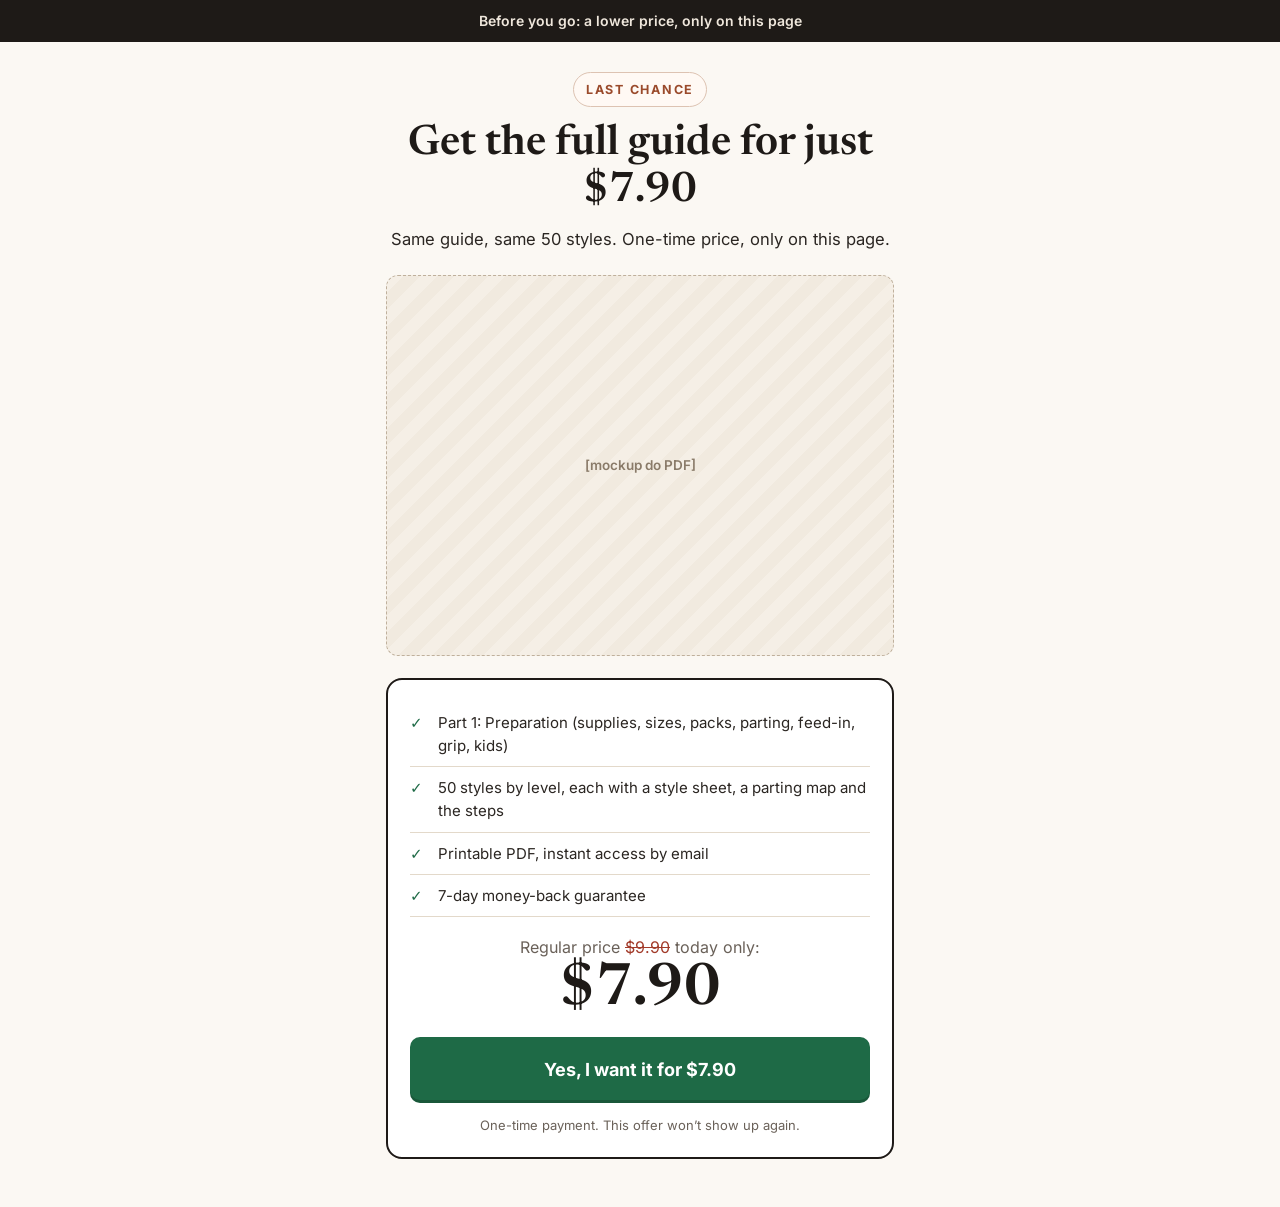
<file: promo.html>
<!doctype html>
<html lang="en">
<head>
<meta charset="utf-8">
<meta name="viewport" content="width=device-width, initial-scale=1">
<title>Wait: The Braid Map for $7.90</title>
<meta name="robots" content="noindex, nofollow">
<meta name="theme-color" content="#1E1A17">
<script>window.PIXEL_META_ID="TROCAR-PIXEL-META",window.PIXEL_META_ID.indexOf("TROCAR")===-1&&(function(t,n,a,c,e,i,o){t.fbq||(e=t.fbq=function(){e.callMethod?e.callMethod.apply(e,arguments):e.queue.push(arguments)},t._fbq||(t._fbq=e),e.push=e,e.loaded=!0,e.version="2.0",e.queue=[],i=n.createElement(a),i.async=!0,i.src=c,o=n.getElementsByTagName(a)[0],o.parentNode.insertBefore(i,o))}(window,document,"script","https://connect.facebook.net/en_US/fbevents.js"),fbq("init",window.PIXEL_META_ID),fbq("track","PageView"));</script>
<script src="https://cdn.utmify.com.br/scripts/utms/latest.js" data-utmify-prevent-xcod-sck data-utmify-prevent-subids async defer></script>
<link rel="preload" href="/assets/fonts/Newsreader-normal-2.woff2" as="font" type="font/woff2" crossorigin>
<link rel="preload" href="/assets/fonts/Inter-normal-0.woff2" as="font" type="font/woff2" crossorigin>
<style>@font-face{font-family:Inter;font-style:normal;font-weight:400;font-display:swap;src:url(/assets/fonts/Inter-normal-0.woff2) format("woff2");unicode-range:U+0000-00FF,U+0131,U+0152-0153,U+02BB-02BC,U+02C6,U+02DA,U+02DC,U+0304,U+0308,U+0329,U+2000-206F,U+20AC,U+2122,U+2191,U+2193,U+2212,U+2215,U+FEFF,U+FFFD}@font-face{font-family:Inter;font-style:normal;font-weight:500;font-display:swap;src:url(/assets/fonts/Inter-normal-0.woff2) format("woff2");unicode-range:U+0000-00FF,U+0131,U+0152-0153,U+02BB-02BC,U+02C6,U+02DA,U+02DC,U+0304,U+0308,U+0329,U+2000-206F,U+20AC,U+2122,U+2191,U+2193,U+2212,U+2215,U+FEFF,U+FFFD}@font-face{font-family:Inter;font-style:normal;font-weight:600;font-display:swap;src:url(/assets/fonts/Inter-normal-0.woff2) format("woff2");unicode-range:U+0000-00FF,U+0131,U+0152-0153,U+02BB-02BC,U+02C6,U+02DA,U+02DC,U+0304,U+0308,U+0329,U+2000-206F,U+20AC,U+2122,U+2191,U+2193,U+2212,U+2215,U+FEFF,U+FFFD}@font-face{font-family:Inter;font-style:normal;font-weight:700;font-display:swap;src:url(/assets/fonts/Inter-normal-0.woff2) format("woff2");unicode-range:U+0000-00FF,U+0131,U+0152-0153,U+02BB-02BC,U+02C6,U+02DA,U+02DC,U+0304,U+0308,U+0329,U+2000-206F,U+20AC,U+2122,U+2191,U+2193,U+2212,U+2215,U+FEFF,U+FFFD}@font-face{font-family:Inter;font-style:normal;font-weight:800;font-display:swap;src:url(/assets/fonts/Inter-normal-0.woff2) format("woff2");unicode-range:U+0000-00FF,U+0131,U+0152-0153,U+02BB-02BC,U+02C6,U+02DA,U+02DC,U+0304,U+0308,U+0329,U+2000-206F,U+20AC,U+2122,U+2191,U+2193,U+2212,U+2215,U+FEFF,U+FFFD}@font-face{font-family:Newsreader;font-style:italic;font-weight:500;font-display:swap;src:url(/assets/fonts/Newsreader-italic-1.woff2) format("woff2");unicode-range:U+0000-00FF,U+0131,U+0152-0153,U+02BB-02BC,U+02C6,U+02DA,U+02DC,U+0304,U+0308,U+0329,U+2000-206F,U+20AC,U+2122,U+2191,U+2193,U+2212,U+2215,U+FEFF,U+FFFD}@font-face{font-family:Newsreader;font-style:italic;font-weight:600;font-display:swap;src:url(/assets/fonts/Newsreader-italic-1.woff2) format("woff2");unicode-range:U+0000-00FF,U+0131,U+0152-0153,U+02BB-02BC,U+02C6,U+02DA,U+02DC,U+0304,U+0308,U+0329,U+2000-206F,U+20AC,U+2122,U+2191,U+2193,U+2212,U+2215,U+FEFF,U+FFFD}@font-face{font-family:Newsreader;font-style:normal;font-weight:500;font-display:swap;src:url(/assets/fonts/Newsreader-normal-2.woff2) format("woff2");unicode-range:U+0000-00FF,U+0131,U+0152-0153,U+02BB-02BC,U+02C6,U+02DA,U+02DC,U+0304,U+0308,U+0329,U+2000-206F,U+20AC,U+2122,U+2191,U+2193,U+2212,U+2215,U+FEFF,U+FFFD}@font-face{font-family:Newsreader;font-style:normal;font-weight:600;font-display:swap;src:url(/assets/fonts/Newsreader-normal-2.woff2) format("woff2");unicode-range:U+0000-00FF,U+0131,U+0152-0153,U+02BB-02BC,U+02C6,U+02DA,U+02DC,U+0304,U+0308,U+0329,U+2000-206F,U+20AC,U+2122,U+2191,U+2193,U+2212,U+2215,U+FEFF,U+FFFD}@font-face{font-family:Newsreader;font-style:normal;font-weight:700;font-display:swap;src:url(/assets/fonts/Newsreader-normal-2.woff2) format("woff2");unicode-range:U+0000-00FF,U+0131,U+0152-0153,U+02BB-02BC,U+02C6,U+02DA,U+02DC,U+0304,U+0308,U+0329,U+2000-206F,U+20AC,U+2122,U+2191,U+2193,U+2212,U+2215,U+FEFF,U+FFFD}</style>
<style>:root{--tinta:#1E1A17;--texto:#2B2622;--mudo:#6A6159;--papel:#FBF8F3;--areia:#F2ECE2;--linha:#E3D9CA;--argila:#9A4A2B;--pele:#D9A27A;--cta:#1E6A46;--cta-esc:#165237;--vermelho:#A23B2A}*{box-sizing:border-box;margin:0;padding:0}body{font-family:Inter,system-ui,sans-serif;background:var(--papel);color:var(--texto);line-height:1.55;-webkit-font-smoothing:antialiased}.topo{background:var(--tinta);color:#efe7dc;font-weight:600;font-size:14px;text-align:center;padding:10px 16px}.caixa{max-width:540px;margin:0 auto;padding:30px 16px 48px;text-align:center}.pill{display:inline-block;font-weight:700;font-size:12.5px;letter-spacing:.14em;text-transform:uppercase;color:var(--argila);border:1px solid #DDC3B2;background:#fff9f4;padding:7px 12px;border-radius:999px}h1{font-family:Newsreader,Georgia,serif;font-weight:600;color:var(--tinta);font-size:clamp(30px,7vw,42px);line-height:1.12;margin-top:14px}.sub{margin-top:12px;font-size:16.5px}.ph{display:flex;align-items:center;justify-content:center;aspect-ratio:4/3;margin:22px auto 0;border:1.5px dashed #BFB09C;border-radius:12px;background:repeating-linear-gradient(135deg,#f5efe6 0 12px,#f1eadf 12px 24px);color:#8a7b69;font-weight:600;font-size:13.5px;padding:16px}.cartao{background:#fff;border:2px solid var(--tinta);border-radius:16px;padding:22px;margin-top:22px}ul{list-style:none;text-align:left}li{display:grid;grid-template-columns:22px 1fr;gap:6px;padding:9px 0;border-bottom:1px solid var(--linha);font-size:15px}li:before{content:"\2713";color:var(--cta);font-weight:800}.de{margin-top:18px;color:var(--mudo)}.de s{color:var(--vermelho)}.preco{font-family:Newsreader,Georgia,serif;font-size:58px;font-weight:600;color:var(--tinta);line-height:1.05}.btn{display:block;margin-top:16px;text-decoration:none;background:var(--cta);color:#fff;font-weight:700;font-size:18px;padding:19px;border-radius:10px;box-shadow:inset 0 -3px #0000002e}.btn:hover{background:var(--cta-esc)}.nota{font-size:13px;color:var(--mudo);margin-top:12px}</style>
<script src="https://cashflow.mentoriaprocesso.com/t/p.js?w=8bf6383c-9940-4837-a9d9-6e3cc6dcce06&o=822d33e6-98b2-48f3-9d75-3642755b37ea" data-offer="822d33e6-98b2-48f3-9d75-3642755b37ea" data-nowprocket data-no-minify="1" data-no-optimize="1" data-cfasync="false" async></script>
</head>
<body>
<div class="topo">Before you go: a lower price, only on this page</div>
<main class="caixa">
<span class="pill">Last chance</span>
<h1>Get the full guide for just $7.90</h1>
<p class="sub">Same guide, same 50 styles. One-time price, only on this page.</p>
<div class="ph">[mockup do PDF]</div>
<div class="cartao">
<ul><li><span>Part 1: Preparation (supplies, sizes, packs, parting, feed-in, grip, kids)</span></li><li><span>50 styles by level, each with a style sheet, a parting map and the steps</span></li><li><span>Printable PDF, instant access by email</span></li><li><span>7-day money-back guarantee</span></li></ul>
<p class="de">Regular price <s>$9.90</s> today only:</p>
<div class="preco">$7.90</div>
<a class="btn" data-checkout data-valor="7.9" href="TROCAR-CHECKOUT-SAIDA">Yes, I want it for $7.90</a>
<p class="nota">One-time payment. This offer won’t show up again.</p>
</div>
</main>
<script>(function(){var r=location.search.replace(/^\?/,"");document.querySelectorAll("a[data-checkout]").forEach(function(t){var e=t.getAttribute("href")||"";r&&/^https?:/.test(e)&&(t.href=e+(e.indexOf("?")>=0?"&":"?")+r),t.addEventListener("click",function(n){if(e.indexOf("TROCAR")!==-1){n.preventDefault(),alert("Checkout not set up yet (TROCAR-CHECKOUT). Add the payment link in textos/en.json.");return}try{fbq("track","InitiateCheckout",{value:Number(t.getAttribute("data-valor"))||0,currency:"USD"})}catch(c){}})})})();</script>
</body>
</html>
</file>
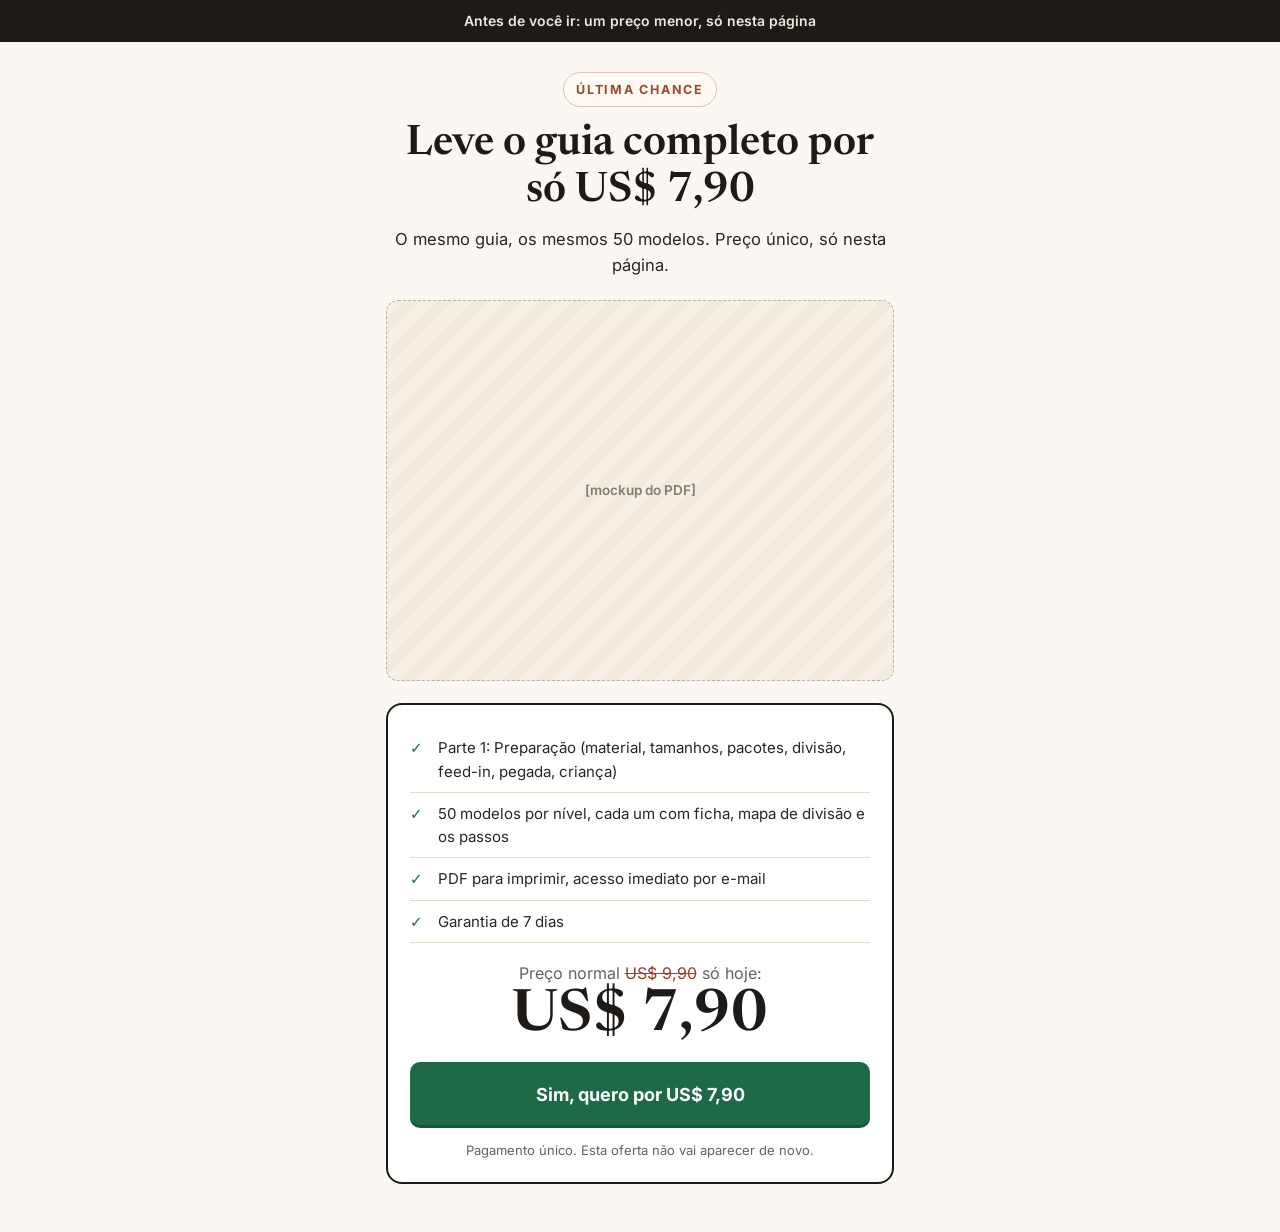
<file: pt/promo.html>
<!doctype html>
<html lang="pt-BR">
<head>
<meta charset="utf-8">
<meta name="viewport" content="width=device-width, initial-scale=1">
<title>Espera: The Braid Map por US$ 7,90</title>
<meta name="robots" content="noindex, nofollow">
<meta name="theme-color" content="#1E1A17">
<script>window.PIXEL_META_ID="TROCAR-PIXEL-META",window.PIXEL_META_ID.indexOf("TROCAR")===-1&&(function(t,n,a,c,e,i,o){t.fbq||(e=t.fbq=function(){e.callMethod?e.callMethod.apply(e,arguments):e.queue.push(arguments)},t._fbq||(t._fbq=e),e.push=e,e.loaded=!0,e.version="2.0",e.queue=[],i=n.createElement(a),i.async=!0,i.src=c,o=n.getElementsByTagName(a)[0],o.parentNode.insertBefore(i,o))}(window,document,"script","https://connect.facebook.net/en_US/fbevents.js"),fbq("init",window.PIXEL_META_ID),fbq("track","PageView"));</script>
<script src="https://cdn.utmify.com.br/scripts/utms/latest.js" data-utmify-prevent-xcod-sck data-utmify-prevent-subids async defer></script>
<link rel="preload" href="/assets/fonts/Newsreader-normal-2.woff2" as="font" type="font/woff2" crossorigin>
<link rel="preload" href="/assets/fonts/Inter-normal-0.woff2" as="font" type="font/woff2" crossorigin>
<style>@font-face{font-family:Inter;font-style:normal;font-weight:400;font-display:swap;src:url(/assets/fonts/Inter-normal-0.woff2) format("woff2");unicode-range:U+0000-00FF,U+0131,U+0152-0153,U+02BB-02BC,U+02C6,U+02DA,U+02DC,U+0304,U+0308,U+0329,U+2000-206F,U+20AC,U+2122,U+2191,U+2193,U+2212,U+2215,U+FEFF,U+FFFD}@font-face{font-family:Inter;font-style:normal;font-weight:500;font-display:swap;src:url(/assets/fonts/Inter-normal-0.woff2) format("woff2");unicode-range:U+0000-00FF,U+0131,U+0152-0153,U+02BB-02BC,U+02C6,U+02DA,U+02DC,U+0304,U+0308,U+0329,U+2000-206F,U+20AC,U+2122,U+2191,U+2193,U+2212,U+2215,U+FEFF,U+FFFD}@font-face{font-family:Inter;font-style:normal;font-weight:600;font-display:swap;src:url(/assets/fonts/Inter-normal-0.woff2) format("woff2");unicode-range:U+0000-00FF,U+0131,U+0152-0153,U+02BB-02BC,U+02C6,U+02DA,U+02DC,U+0304,U+0308,U+0329,U+2000-206F,U+20AC,U+2122,U+2191,U+2193,U+2212,U+2215,U+FEFF,U+FFFD}@font-face{font-family:Inter;font-style:normal;font-weight:700;font-display:swap;src:url(/assets/fonts/Inter-normal-0.woff2) format("woff2");unicode-range:U+0000-00FF,U+0131,U+0152-0153,U+02BB-02BC,U+02C6,U+02DA,U+02DC,U+0304,U+0308,U+0329,U+2000-206F,U+20AC,U+2122,U+2191,U+2193,U+2212,U+2215,U+FEFF,U+FFFD}@font-face{font-family:Inter;font-style:normal;font-weight:800;font-display:swap;src:url(/assets/fonts/Inter-normal-0.woff2) format("woff2");unicode-range:U+0000-00FF,U+0131,U+0152-0153,U+02BB-02BC,U+02C6,U+02DA,U+02DC,U+0304,U+0308,U+0329,U+2000-206F,U+20AC,U+2122,U+2191,U+2193,U+2212,U+2215,U+FEFF,U+FFFD}@font-face{font-family:Newsreader;font-style:italic;font-weight:500;font-display:swap;src:url(/assets/fonts/Newsreader-italic-1.woff2) format("woff2");unicode-range:U+0000-00FF,U+0131,U+0152-0153,U+02BB-02BC,U+02C6,U+02DA,U+02DC,U+0304,U+0308,U+0329,U+2000-206F,U+20AC,U+2122,U+2191,U+2193,U+2212,U+2215,U+FEFF,U+FFFD}@font-face{font-family:Newsreader;font-style:italic;font-weight:600;font-display:swap;src:url(/assets/fonts/Newsreader-italic-1.woff2) format("woff2");unicode-range:U+0000-00FF,U+0131,U+0152-0153,U+02BB-02BC,U+02C6,U+02DA,U+02DC,U+0304,U+0308,U+0329,U+2000-206F,U+20AC,U+2122,U+2191,U+2193,U+2212,U+2215,U+FEFF,U+FFFD}@font-face{font-family:Newsreader;font-style:normal;font-weight:500;font-display:swap;src:url(/assets/fonts/Newsreader-normal-2.woff2) format("woff2");unicode-range:U+0000-00FF,U+0131,U+0152-0153,U+02BB-02BC,U+02C6,U+02DA,U+02DC,U+0304,U+0308,U+0329,U+2000-206F,U+20AC,U+2122,U+2191,U+2193,U+2212,U+2215,U+FEFF,U+FFFD}@font-face{font-family:Newsreader;font-style:normal;font-weight:600;font-display:swap;src:url(/assets/fonts/Newsreader-normal-2.woff2) format("woff2");unicode-range:U+0000-00FF,U+0131,U+0152-0153,U+02BB-02BC,U+02C6,U+02DA,U+02DC,U+0304,U+0308,U+0329,U+2000-206F,U+20AC,U+2122,U+2191,U+2193,U+2212,U+2215,U+FEFF,U+FFFD}@font-face{font-family:Newsreader;font-style:normal;font-weight:700;font-display:swap;src:url(/assets/fonts/Newsreader-normal-2.woff2) format("woff2");unicode-range:U+0000-00FF,U+0131,U+0152-0153,U+02BB-02BC,U+02C6,U+02DA,U+02DC,U+0304,U+0308,U+0329,U+2000-206F,U+20AC,U+2122,U+2191,U+2193,U+2212,U+2215,U+FEFF,U+FFFD}</style>
<style>:root{--tinta:#1E1A17;--texto:#2B2622;--mudo:#6A6159;--papel:#FBF8F3;--areia:#F2ECE2;--linha:#E3D9CA;--argila:#9A4A2B;--pele:#D9A27A;--cta:#1E6A46;--cta-esc:#165237;--vermelho:#A23B2A}*{box-sizing:border-box;margin:0;padding:0}body{font-family:Inter,system-ui,sans-serif;background:var(--papel);color:var(--texto);line-height:1.55;-webkit-font-smoothing:antialiased}.topo{background:var(--tinta);color:#efe7dc;font-weight:600;font-size:14px;text-align:center;padding:10px 16px}.caixa{max-width:540px;margin:0 auto;padding:30px 16px 48px;text-align:center}.pill{display:inline-block;font-weight:700;font-size:12.5px;letter-spacing:.14em;text-transform:uppercase;color:var(--argila);border:1px solid #DDC3B2;background:#fff9f4;padding:7px 12px;border-radius:999px}h1{font-family:Newsreader,Georgia,serif;font-weight:600;color:var(--tinta);font-size:clamp(30px,7vw,42px);line-height:1.12;margin-top:14px}.sub{margin-top:12px;font-size:16.5px}.ph{display:flex;align-items:center;justify-content:center;aspect-ratio:4/3;margin:22px auto 0;border:1.5px dashed #BFB09C;border-radius:12px;background:repeating-linear-gradient(135deg,#f5efe6 0 12px,#f1eadf 12px 24px);color:#8a7b69;font-weight:600;font-size:13.5px;padding:16px}.cartao{background:#fff;border:2px solid var(--tinta);border-radius:16px;padding:22px;margin-top:22px}ul{list-style:none;text-align:left}li{display:grid;grid-template-columns:22px 1fr;gap:6px;padding:9px 0;border-bottom:1px solid var(--linha);font-size:15px}li:before{content:"\2713";color:var(--cta);font-weight:800}.de{margin-top:18px;color:var(--mudo)}.de s{color:var(--vermelho)}.preco{font-family:Newsreader,Georgia,serif;font-size:58px;font-weight:600;color:var(--tinta);line-height:1.05}.btn{display:block;margin-top:16px;text-decoration:none;background:var(--cta);color:#fff;font-weight:700;font-size:18px;padding:19px;border-radius:10px;box-shadow:inset 0 -3px #0000002e}.btn:hover{background:var(--cta-esc)}.nota{font-size:13px;color:var(--mudo);margin-top:12px}</style>
<script src="https://cashflow.mentoriaprocesso.com/t/p.js?w=8bf6383c-9940-4837-a9d9-6e3cc6dcce06&o=822d33e6-98b2-48f3-9d75-3642755b37ea" data-offer="822d33e6-98b2-48f3-9d75-3642755b37ea" data-nowprocket data-no-minify="1" data-no-optimize="1" data-cfasync="false" async></script>
</head>
<body>
<div class="topo">Antes de você ir: um preço menor, só nesta página</div>
<main class="caixa">
<span class="pill">Última chance</span>
<h1>Leve o guia completo por só US$ 7,90</h1>
<p class="sub">O mesmo guia, os mesmos 50 modelos. Preço único, só nesta página.</p>
<div class="ph">[mockup do PDF]</div>
<div class="cartao">
<ul><li><span>Parte 1: Preparação (material, tamanhos, pacotes, divisão, feed-in, pegada, criança)</span></li><li><span>50 modelos por nível, cada um com ficha, mapa de divisão e os passos</span></li><li><span>PDF para imprimir, acesso imediato por e-mail</span></li><li><span>Garantia de 7 dias</span></li></ul>
<p class="de">Preço normal <s>US$ 9,90</s> só hoje:</p>
<div class="preco">US$ 7,90</div>
<a class="btn" data-checkout data-valor="7.9" href="TROCAR-CHECKOUT-SAIDA">Sim, quero por US$ 7,90</a>
<p class="nota">Pagamento único. Esta oferta não vai aparecer de novo.</p>
</div>
</main>
<script>(function(){var r=location.search.replace(/^\?/,"");document.querySelectorAll("a[data-checkout]").forEach(function(e){var t=e.getAttribute("href")||"";r&&/^https?:/.test(t)&&(e.href=t+(t.indexOf("?")>=0?"&":"?")+r),e.addEventListener("click",function(c){if(t.indexOf("TROCAR")!==-1){c.preventDefault(),alert("Vers\xE3o em portugu\xEAs, s\xF3 para revis\xE3o: os bot\xF5es n\xE3o v\xE3o ao checkout.");return}try{fbq("track","InitiateCheckout",{value:Number(e.getAttribute("data-valor"))||0,currency:"USD"})}catch(o){}})})})();</script>
</body>
</html>
</file>
